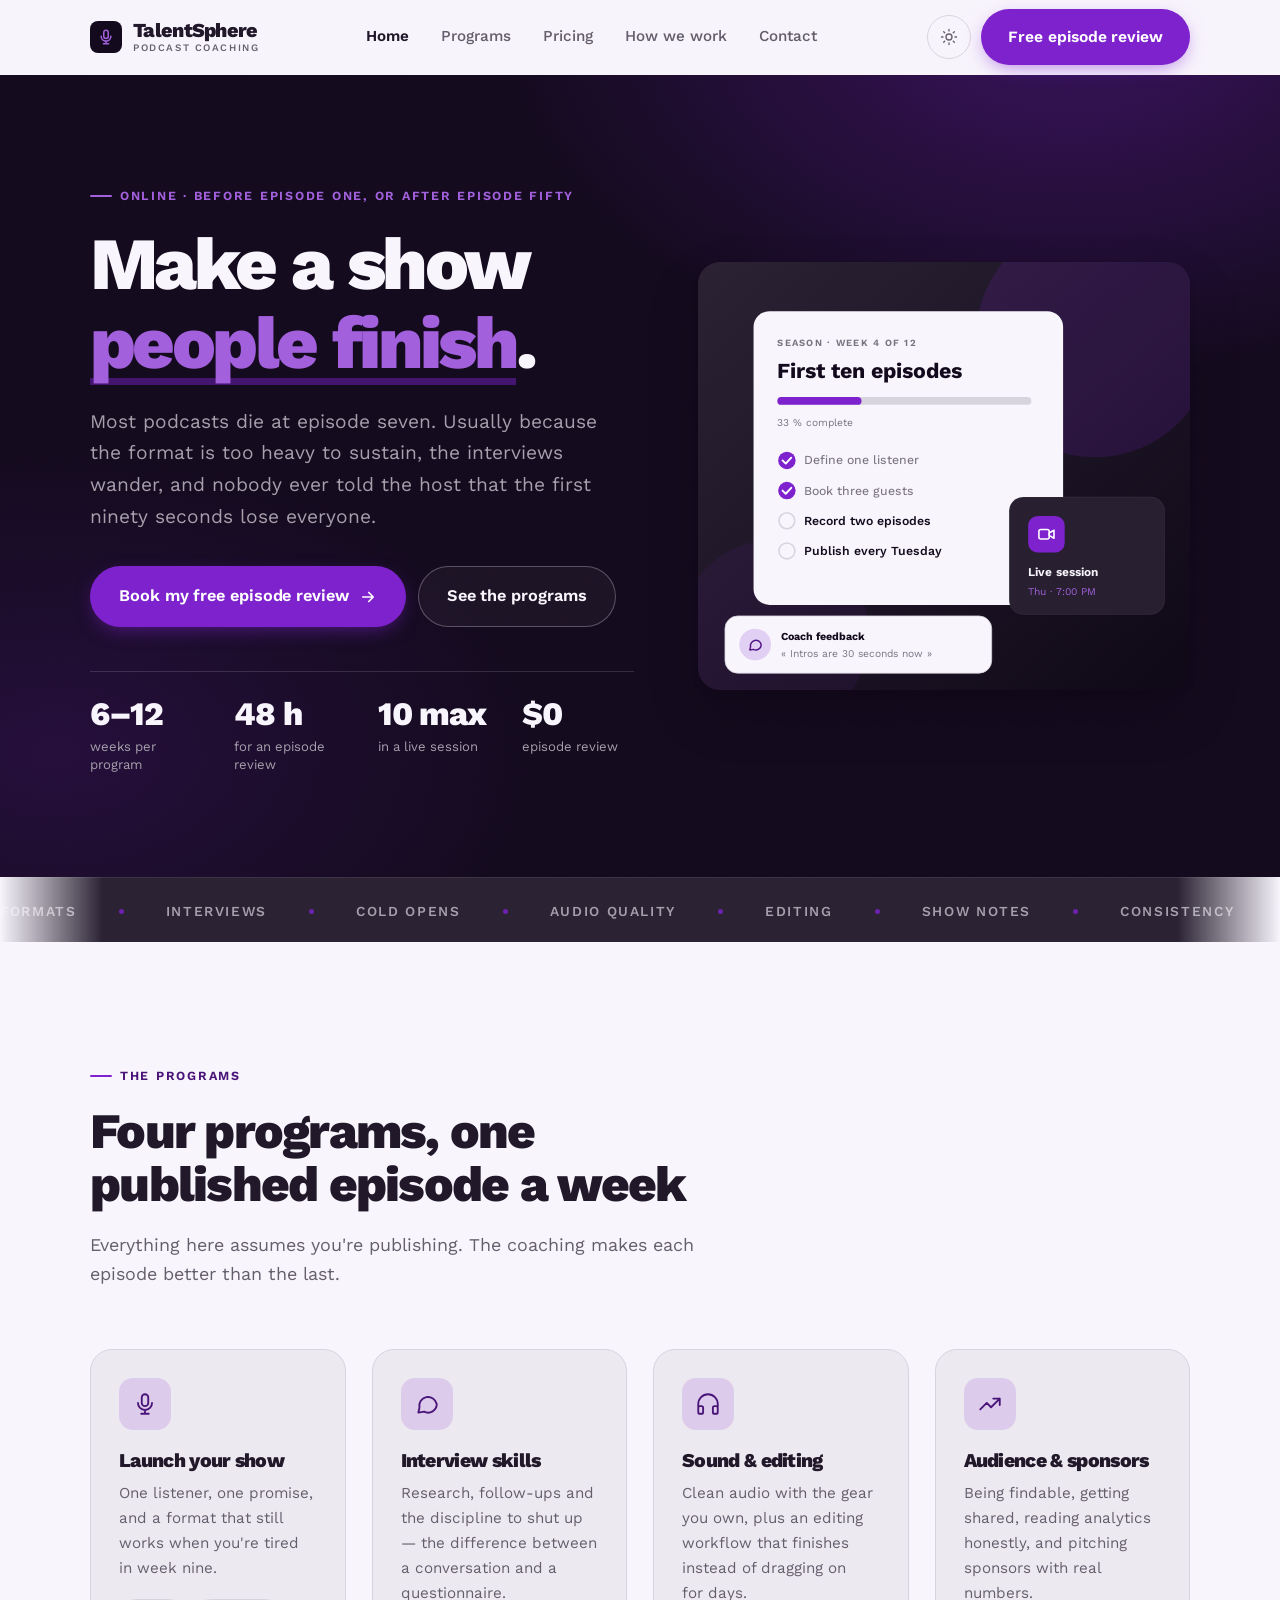
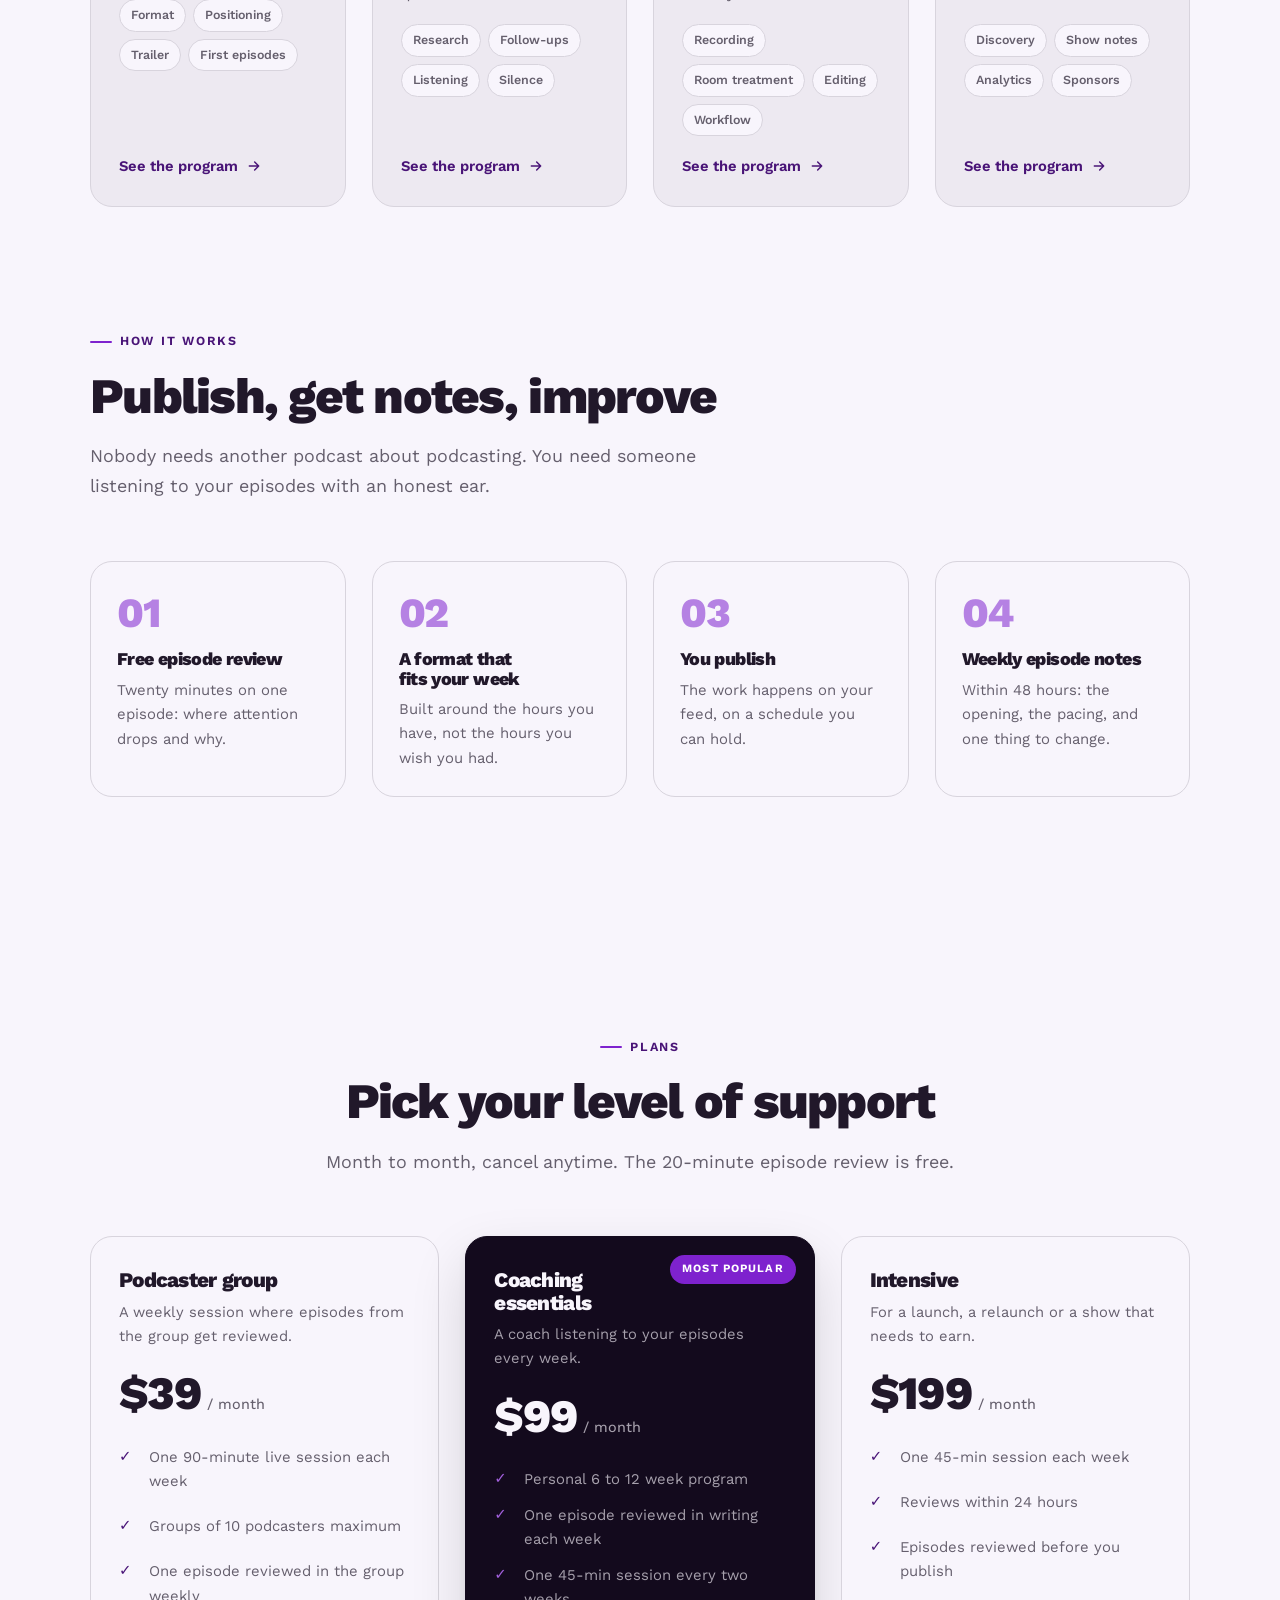
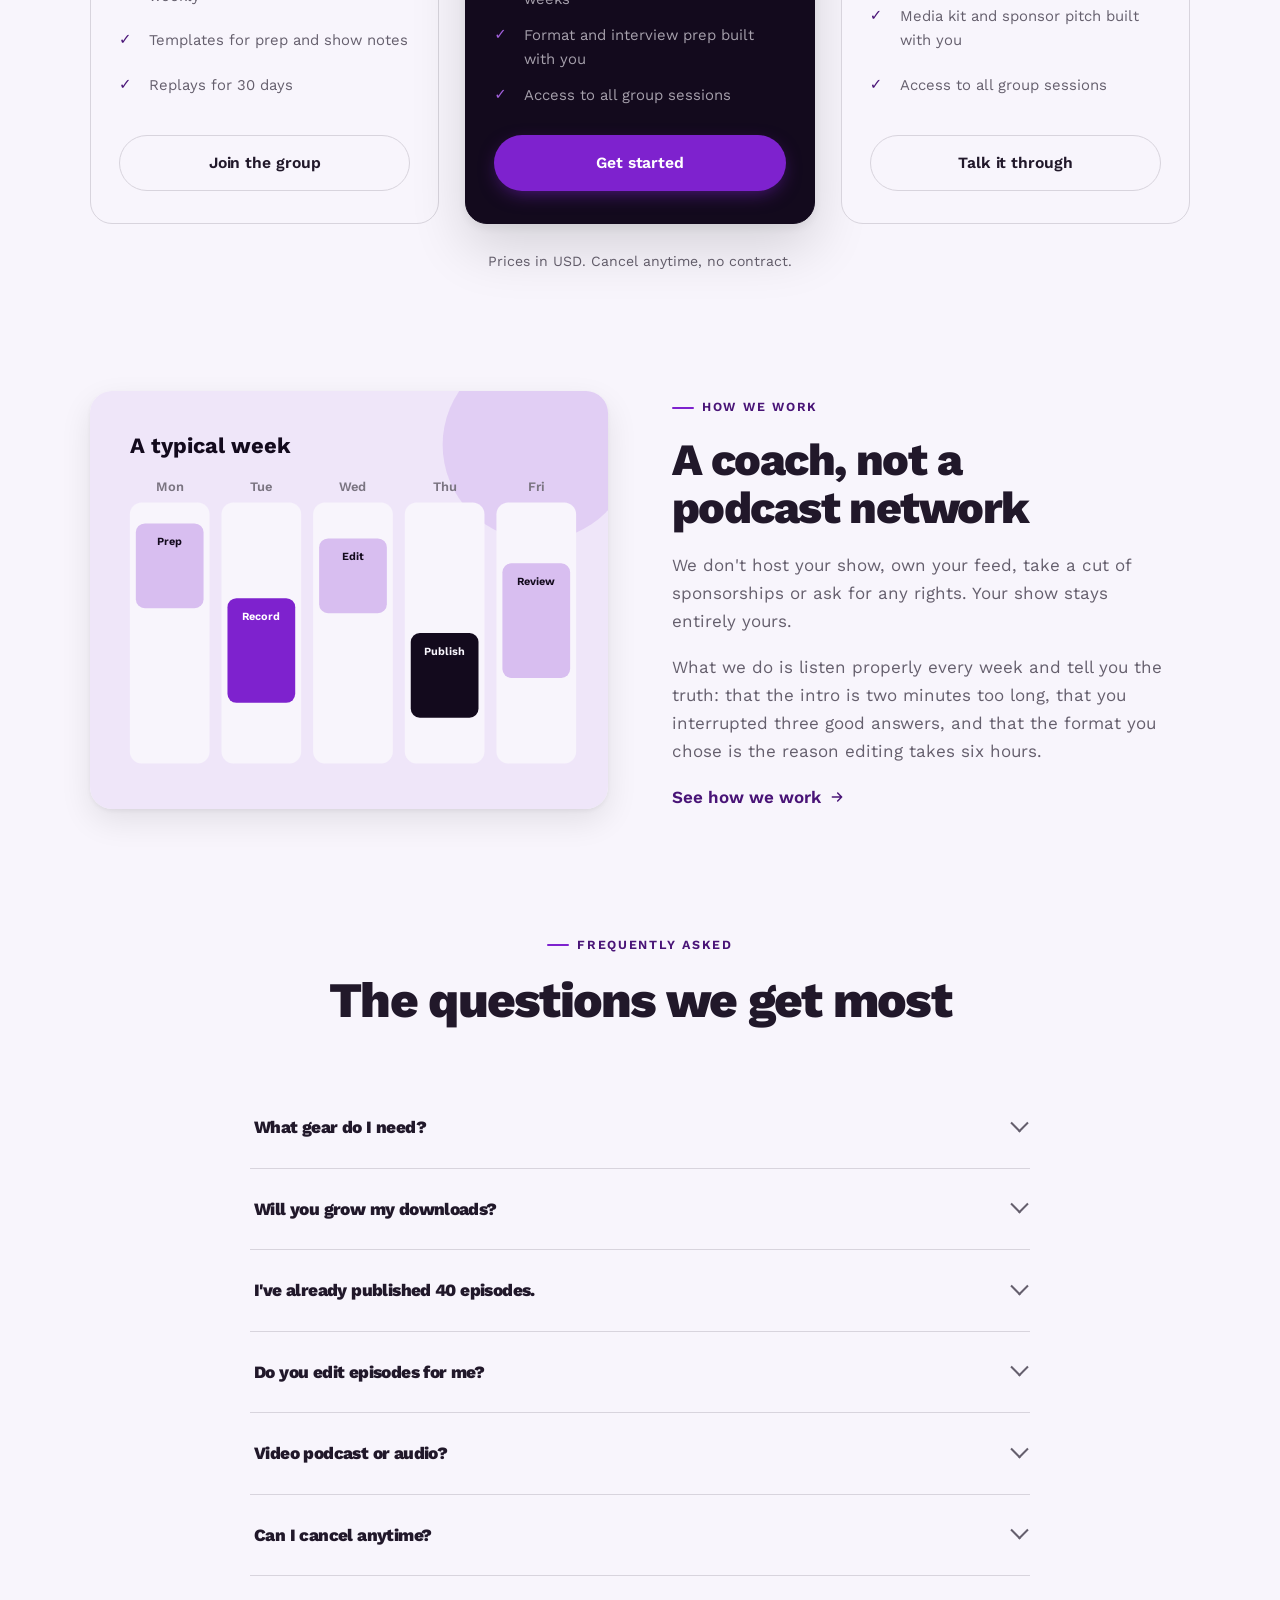
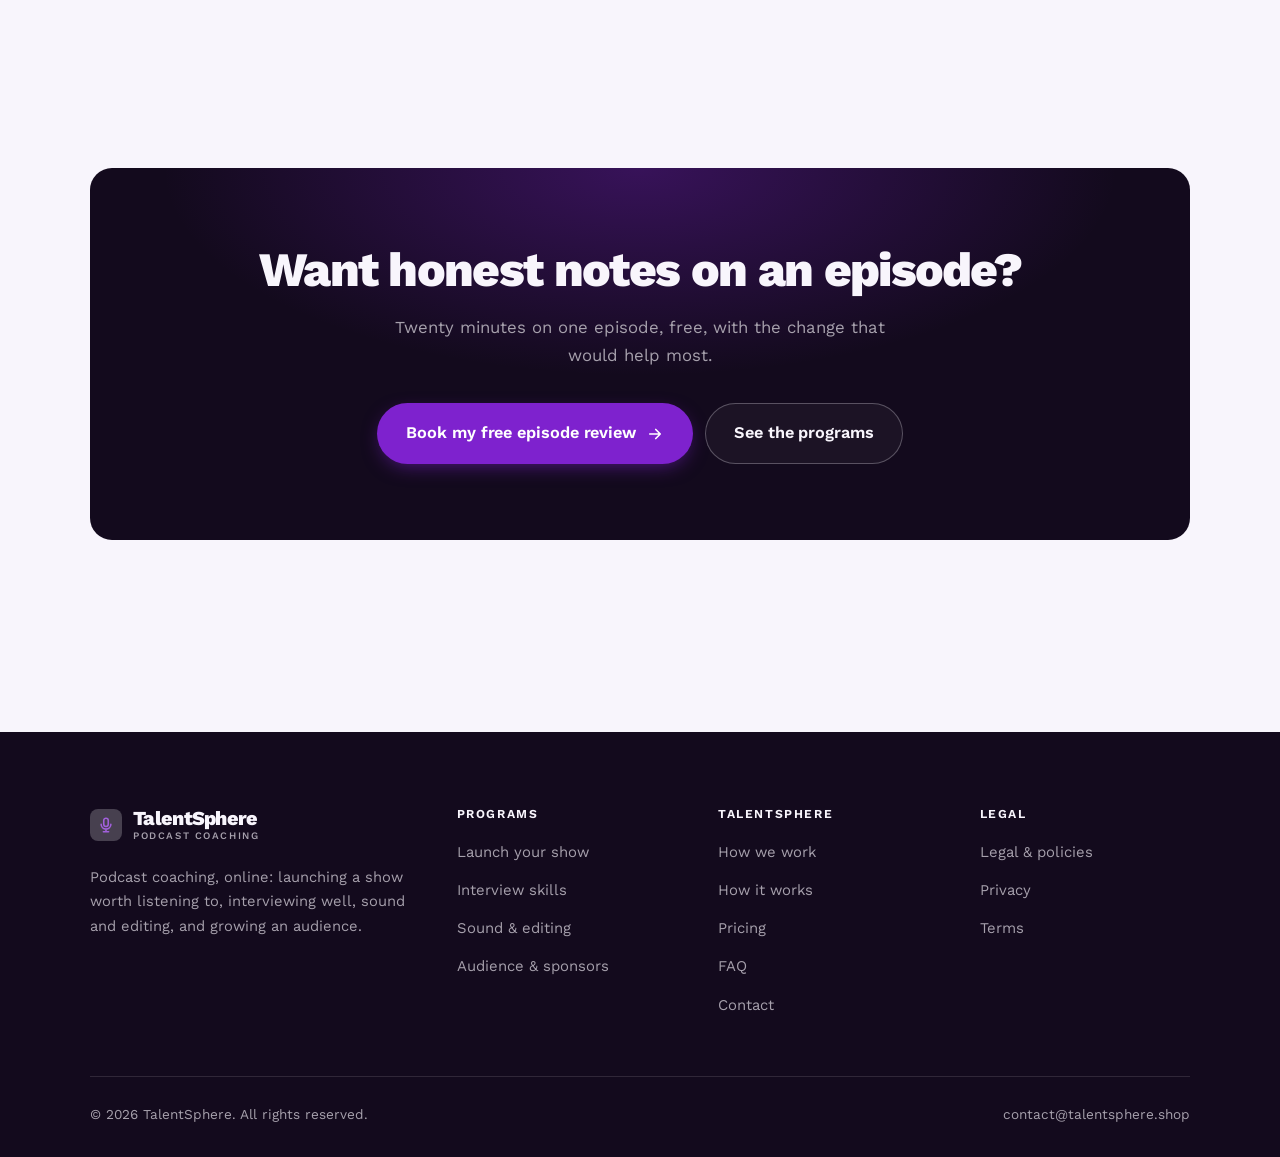
<file: index.html>
<!DOCTYPE html>
<html lang="en" class="no-js">
<head>
<meta charset="utf-8">
<meta name="viewport" content="width=device-width, initial-scale=1">
<title>TalentSphere — Podcast coaching: launch a show people finish</title>
<meta name="description" content="Online podcast coaching: launch properly, interview well, get clean audio, publish consistently and grow an audience. Episode reviews every week. Free review.">
<link rel="canonical" href="https://talentsphere.shop/">

<meta property="og:type" content="website">
<meta property="og:url" content="https://talentsphere.shop/">
<meta property="og:site_name" content="TalentSphere">
<meta property="og:locale" content="en_US">
<meta property="og:title" content="TalentSphere — Podcast coaching: launch a show people finish">
<meta property="og:description" content="Online podcast coaching: launch properly, interview well, get clean audio, publish consistently and grow an audience. Episode reviews every week. Free review.">
<meta name="theme-color" content="#130a1d">

<link rel="icon" href="assets/img/favicon.svg" type="image/svg+xml">
<link rel="preconnect" href="https://fonts.googleapis.com">
<link rel="preconnect" href="https://fonts.gstatic.com" crossorigin>
<link rel="stylesheet" href="https://fonts.googleapis.com/css2?family=Work+Sans:wght@400..800&display=swap">
<link rel="stylesheet" href="assets/css/style.css">

<!-- Thème appliqué avant le premier rendu (évite le flash) -->
<script>
document.documentElement.classList.remove('no-js');
(function(){try{var t=localStorage.getItem('site-theme');if(t){document.documentElement.setAttribute('data-theme',t);}}catch(e){}})();
</script>
<script type="application/ld+json">
{
  "@context": "https://schema.org",
  "@type": "Organization",
  "name": "TalentSphere",
  "url": "https://talentsphere.shop/",
  "email": "contact@talentsphere.shop",
  "description": "Online podcast coaching: launch properly, interview well, get clean audio, publish consistently and grow an audience. Episode reviews every week. Free review.",
  "areaServed": "US",
  "knowsLanguage": "en"
}
</script>
</head>

<body>
<a class="skip-link" href="#main">Skip to main content</a>

<header class="site-header">
  <nav class="wrap nav" aria-label="Main navigation">
    <a class="brand" href="index.html">
      <svg class="brand__mark" viewBox="0 0 64 64" aria-hidden="true">
        <rect class="bm-bg" width="64" height="64" rx="16"/>
        <g class="bm-ic" transform="translate(14 14) scale(1.5)" fill="none" stroke-width="2.1" stroke-linecap="round" stroke-linejoin="round"><rect x="9" y="3" width="6" height="11" rx="3"/><path d="M5.5 11a6.5 6.5 0 0 0 13 0M12 17.5V21M8.5 21h7"/></g>
      </svg>
      <span>TalentSphere<span class="brand__sub">Podcast coaching</span></span>
    </a>

    <ul class="nav__links" id="nav-links">
      <li><a href="index.html" aria-current="page">Home</a></li>
      <li><a href="programs.html">Programs</a></li>
      <li><a href="index.html#pricing">Pricing</a></li>
      <li><a href="about.html">How we work</a></li>
      <li><a href="contact.html">Contact</a></li>
      <li><a class="btn btn--primary" href="contact.html">Free episode review</a></li>
    </ul>

    <div class="nav__cta">
      <button class="theme-toggle" type="button" aria-label="Switch to dark theme">
        <svg class="icon-sun" viewBox="0 0 24 24" fill="none" stroke="currentColor" stroke-width="1.8" stroke-linecap="round" aria-hidden="true"><circle cx="12" cy="12" r="4"/><path d="M12 2v2m0 16v2M2 12h2m16 0h2M4.9 4.9l1.4 1.4m11.4 11.4 1.4 1.4M19.1 4.9l-1.4 1.4M6.3 17.7l-1.4 1.4"/></svg>
        <svg class="icon-moon" viewBox="0 0 24 24" fill="none" stroke="currentColor" stroke-width="1.8" stroke-linecap="round" stroke-linejoin="round" aria-hidden="true"><path d="M21 12.8A9 9 0 1 1 11.2 3a7 7 0 0 0 9.8 9.8z"/></svg>
      </button>
      <a class="btn btn--primary" href="contact.html">Free episode review</a>
      <button class="nav__toggle" type="button" aria-expanded="false" aria-controls="nav-links" aria-label="Open menu">
        <svg class="icon-open" viewBox="0 0 24 24" fill="none" stroke="currentColor" stroke-width="2" stroke-linecap="round" aria-hidden="true"><path d="M3 6h18M3 12h18M3 18h18"/></svg>
        <svg class="icon-close" viewBox="0 0 24 24" fill="none" stroke="currentColor" stroke-width="2" stroke-linecap="round" aria-hidden="true"><path d="M6 6l12 12M18 6L6 18"/></svg>
      </button>
    </div>
  </nav>
</header>

<main id="main">

<section class="hero">
  <div class="wrap hero__inner">
    <div>
      <span class="eyebrow hero__eyebrow">Online · Before episode one, or after episode fifty</span>
      <h1>Make a show<br> <em>people finish</em>.</h1>
      <p class="hero__lede">Most podcasts die at episode seven. Usually because the format is too heavy to sustain, the interviews wander, and nobody ever told the host that the first ninety seconds lose everyone.</p>

      <div class="hero__actions">
        <a class="btn btn--primary btn--lg" href="contact.html">Book my free episode review <svg viewBox="0 0 24 24" fill="none" stroke="currentColor" stroke-width="2.2" stroke-linecap="round" stroke-linejoin="round" aria-hidden="true"><path d="M5 12h14M13 6l6 6-6 6"/></svg></a>
        <a class="btn btn--on-dark btn--lg" href="programs.html">See the programs</a>
      </div>

      <ul class="hero__proof">
        <li><span class="stat__num">6–12</span><span class="stat__label">weeks per program</span></li>
        <li><span class="stat__num">48 h</span><span class="stat__label">for an episode review</span></li>
        <li><span class="stat__num">10 max</span><span class="stat__label">in a live session</span></li>
        <li><span class="stat__num">$0</span><span class="stat__label">episode review</span></li>
      </ul>
    </div>

    <div class="hero__art">
      <svg viewBox="0 0 620 540" role="img" aria-label="A podcast program in week 4 of 12, showing this week's tasks, the next live session and coach feedback.">
        <defs>
          <linearGradient id="hbg" x1="0" y1="0" x2="1" y2="1">
            <stop offset="0" stop-color="#2b2334"/><stop offset="1" stop-color="#0f0817"/>
          </linearGradient>
        </defs>
        <rect width="620" height="540" rx="22" fill="url(#hbg)"/>
        <circle cx="500" cy="96" r="150" fill="#7e22ce" opacity=".16"/>
        <circle cx="96" cy="470" r="120" fill="#7e22ce" opacity=".08"/>

        <g style="font-family: var(--font-body)">
          <!-- Carte programme -->
          <rect x="70" y="62" width="390" height="370" rx="20" fill="#f8f5fc"/>
          <text x="100" y="106" font-size="12" font-weight="650" letter-spacing="1.6" fill="#7a7481">SEASON · WEEK 4 OF 12</text>
          <text x="100" y="146" font-size="27" font-weight="700" fill="#130a1d" style="font-family: var(--font-display)">First ten episodes</text>
          <rect x="100" y="170" width="320" height="10" rx="5" fill="#d8d4dd"/>
          <rect x="100" y="170" width="106" height="10" rx="5" fill="#7e22ce"/>
          <text x="100" y="206" font-size="13" fill="#7a7481">33 % complete</text>
          <circle cx="112" cy="250" r="11" fill="#7e22ce"/><path d="M106.5 250l4 4 7-7.5" fill="none" stroke="#ffffff" stroke-width="2.4" stroke-linecap="round" stroke-linejoin="round"/><text x="134" y="255" font-size="15.5" fill="#7a7481" font-weight="450">Define one listener</text>
          <circle cx="112" cy="288" r="11" fill="#7e22ce"/><path d="M106.5 288l4 4 7-7.5" fill="none" stroke="#ffffff" stroke-width="2.4" stroke-linecap="round" stroke-linejoin="round"/><text x="134" y="293" font-size="15.5" fill="#7a7481" font-weight="450">Book three guests</text>
          <circle cx="112" cy="326" r="10" fill="none" stroke="#d8d4dd" stroke-width="2"/><text x="134" y="331" font-size="15.5" fill="#130a1d" font-weight="560">Record two episodes</text>
          <circle cx="112" cy="364" r="10" fill="none" stroke="#d8d4dd" stroke-width="2"/><text x="134" y="369" font-size="15.5" fill="#130a1d" font-weight="560">Publish every Tuesday</text>

          <!-- Carte séance -->
          <rect x="392" y="296" width="196" height="148" rx="18" fill="#282031" stroke="#ffffff" stroke-opacity=".08"/>
          <rect x="416" y="320" width="46" height="46" rx="12" fill="#7e22ce"/>
          <g transform="translate(427 331)" fill="none" stroke="#ffffff" color="#ffffff" stroke-width="2" stroke-linecap="round" stroke-linejoin="round"><rect x="2.5" y="6" width="13" height="12" rx="2.5"/><path d="M15.5 10.5 21.5 7v10l-6-3.5z"/></g>
          <text x="416" y="396" font-size="15" font-weight="650" fill="#f8f5fc">Live session</text>
          <text x="416" y="420" font-size="13" fill="#a260dc">Thu · 7:00 PM</text>

          <!-- Retour du coach -->
          <rect x="34" y="446" width="336" height="72" rx="16" fill="#f8f5fc" stroke="#d8d4dd"/>
          <circle cx="72" cy="482" r="20" fill="#e2cff4"/>
          <g transform="translate(62 472) scale(.84)" fill="none" stroke="#521686" stroke-width="2.2" stroke-linecap="round" stroke-linejoin="round"><path d="M21 12a8 8 0 0 1-11.6 7.1L4 20l1-4.6A8 8 0 1 1 21 12z"/></g>
          <text x="104" y="476" font-size="13.5" font-weight="700" fill="#130a1d">Coach feedback</text>
          <text x="104" y="498" font-size="13" fill="#7a7481">« Intros are 30 seconds now »</text>
        </g>
      </svg>
    </div>
  </div>
</section>

<div class="marquee" aria-hidden="true">
  <div class="marquee__track"><span>Formats</span><span>Interviews</span><span>Cold opens</span><span>Audio quality</span><span>Editing</span><span>Show notes</span><span>Consistency</span><span>Guests</span><span>Sponsors</span><span>Analytics</span><span>Formats</span><span>Interviews</span><span>Cold opens</span><span>Audio quality</span><span>Editing</span><span>Show notes</span><span>Consistency</span><span>Guests</span><span>Sponsors</span><span>Analytics</span></div>
</div>

<section class="section wrap" id="programs">
  <div class="section-head reveal">
    <span class="eyebrow">The programs</span>
    <h2>Four programs, one published episode a week</h2>
    <p>Everything here assumes you're publishing. The coaching makes each episode better than the last.</p>
  </div>
  <div class="grid grid--4 reveal-group">
    <a class="card" href="programs.html#launch">
      <div class="card__icon"><svg viewBox="0 0 24 24" fill="none" stroke="currentColor" stroke-width="1.7" stroke-linecap="round" stroke-linejoin="round" aria-hidden="true"><rect x="9" y="3" width="6" height="11" rx="3"/><path d="M5.5 11a6.5 6.5 0 0 0 13 0M12 17.5V21M8.5 21h7"/></svg></div>
      <h3>Launch your show</h3>
      <p>One listener, one promise, and a format that still works when you're tired in week nine.</p>
      <ul class="tags"><li>Format</li><li>Positioning</li><li>Trailer</li><li>First episodes</li></ul>
      <span class="arrow-link">See the program <svg viewBox="0 0 24 24" fill="none" stroke="currentColor" stroke-width="2.2" stroke-linecap="round" stroke-linejoin="round" aria-hidden="true"><path d="M5 12h14M13 6l6 6-6 6"/></svg></span>
    </a>
    <a class="card" href="programs.html#interviews">
      <div class="card__icon"><svg viewBox="0 0 24 24" fill="none" stroke="currentColor" stroke-width="1.7" stroke-linecap="round" stroke-linejoin="round" aria-hidden="true"><path d="M21 12a8 8 0 0 1-11.6 7.1L4 20l1-4.6A8 8 0 1 1 21 12z"/></svg></div>
      <h3>Interview skills</h3>
      <p>Research, follow-ups and the discipline to shut up — the difference between a conversation and a questionnaire.</p>
      <ul class="tags"><li>Research</li><li>Follow-ups</li><li>Listening</li><li>Silence</li></ul>
      <span class="arrow-link">See the program <svg viewBox="0 0 24 24" fill="none" stroke="currentColor" stroke-width="2.2" stroke-linecap="round" stroke-linejoin="round" aria-hidden="true"><path d="M5 12h14M13 6l6 6-6 6"/></svg></span>
    </a>
    <a class="card" href="programs.html#audio">
      <div class="card__icon"><svg viewBox="0 0 24 24" fill="none" stroke="currentColor" stroke-width="1.7" stroke-linecap="round" stroke-linejoin="round" aria-hidden="true"><path d="M3 14v-2a9 9 0 0 1 18 0v2"/><rect x="3" y="14" width="4.5" height="7" rx="1.5"/><rect x="16.5" y="14" width="4.5" height="7" rx="1.5"/></svg></div>
      <h3>Sound &amp; editing</h3>
      <p>Clean audio with the gear you own, plus an editing workflow that finishes instead of dragging on for days.</p>
      <ul class="tags"><li>Recording</li><li>Room treatment</li><li>Editing</li><li>Workflow</li></ul>
      <span class="arrow-link">See the program <svg viewBox="0 0 24 24" fill="none" stroke="currentColor" stroke-width="2.2" stroke-linecap="round" stroke-linejoin="round" aria-hidden="true"><path d="M5 12h14M13 6l6 6-6 6"/></svg></span>
    </a>
    <a class="card" href="programs.html#growth">
      <div class="card__icon"><svg viewBox="0 0 24 24" fill="none" stroke="currentColor" stroke-width="1.7" stroke-linecap="round" stroke-linejoin="round" aria-hidden="true"><path d="M3 17l6-6 4 4 8-8M15 7h6v6"/></svg></div>
      <h3>Audience &amp; sponsors</h3>
      <p>Being findable, getting shared, reading analytics honestly, and pitching sponsors with real numbers.</p>
      <ul class="tags"><li>Discovery</li><li>Show notes</li><li>Analytics</li><li>Sponsors</li></ul>
      <span class="arrow-link">See the program <svg viewBox="0 0 24 24" fill="none" stroke="currentColor" stroke-width="2.2" stroke-linecap="round" stroke-linejoin="round" aria-hidden="true"><path d="M5 12h14M13 6l6 6-6 6"/></svg></span>
    </a>
  </div>
</section>

<section class="section section--flush wrap" id="how-it-works">
  <div class="section-head reveal">
    <span class="eyebrow">How it works</span>
    <h2>Publish, get notes, improve</h2>
    <p>Nobody needs another podcast about podcasting. You need someone listening to your episodes with an honest ear.</p>
  </div>
  <div class="grid grid--4 steps reveal-group">
    <article class="step">
      <h3>Free episode review</h3>
      <p>Twenty minutes on one episode: where attention drops and why.</p>
    </article>
    <article class="step">
      <h3>A format that fits your week</h3>
      <p>Built around the hours you have, not the hours you wish you had.</p>
    </article>
    <article class="step">
      <h3>You publish</h3>
      <p>The work happens on your feed, on a schedule you can hold.</p>
    </article>
    <article class="step">
      <h3>Weekly episode notes</h3>
      <p>Within 48 hours: the opening, the pacing, and one thing to change.</p>
    </article>
  </div>
</section>

<section class="section wrap" id="pricing">
  <div class="section-head section-head--center reveal">
    <span class="eyebrow">Plans</span>
    <h2>Pick your level of support</h2>
    <p>Month to month, cancel anytime. The 20-minute episode review is free.</p>
  </div>
  <div class="grid grid--3 plans reveal-group">
    <article class="plan">
      
      <h3>Podcaster group</h3>
      <p class="plan__desc">A weekly session where episodes from the group get reviewed.</p>
      <p class="plan__price">$39<span class="plan__period">/ month</span></p>
      <ul class="plan__features">
        <li>One 90-minute live session each week</li>
        <li>Groups of 10 podcasters maximum</li>
        <li>One episode reviewed in the group weekly</li>
        <li>Templates for prep and show notes</li>
        <li>Replays for 30 days</li>
      </ul>
      <a class="btn btn--ghost btn--block" href="contact.html">Join the group</a>
    </article>
    <article class="plan plan--featured">
      <span class="plan__tag">Most popular</span>
      <h3>Coaching essentials</h3>
      <p class="plan__desc">A coach listening to your episodes every week.</p>
      <p class="plan__price">$99<span class="plan__period">/ month</span></p>
      <ul class="plan__features">
        <li>Personal 6 to 12 week program</li>
        <li>One episode reviewed in writing each week</li>
        <li>One 45-min session every two weeks</li>
        <li>Format and interview prep built with you</li>
        <li>Access to all group sessions</li>
      </ul>
      <a class="btn btn--primary btn--block" href="contact.html">Get started</a>
    </article>
    <article class="plan">
      
      <h3>Intensive</h3>
      <p class="plan__desc">For a launch, a relaunch or a show that needs to earn.</p>
      <p class="plan__price">$199<span class="plan__period">/ month</span></p>
      <ul class="plan__features">
        <li>One 45-min session each week</li>
        <li>Reviews within 24 hours</li>
        <li>Episodes reviewed before you publish</li>
        <li>Media kit and sponsor pitch built with you</li>
        <li>Access to all group sessions</li>
      </ul>
      <a class="btn btn--ghost btn--block" href="contact.html">Talk it through</a>
    </article>
  </div>
  <p class="plans-note">Prices in USD. Cancel anytime, no contract.</p>
</section>

<section class="section section--flush wrap">
  <div class="split reveal">
    <div class="split__art">
      <svg viewBox="0 0 520 420" role="img" aria-label="Example of a typical week: Prep, Record, Edit, Publish, Review.">
        <rect width="520" height="420" rx="20" fill="#efe6f9"/>
        <circle cx="450" cy="54" r="96" fill="#7e22ce" opacity=".12"/>
        <g style="font-family: var(--font-body)">
        <text x="40" y="62" font-size="22" font-weight="700" fill="#130a1d" style="font-family: var(--font-display)">A typical week</text>
        <text x="80" y="100" text-anchor="middle" font-size="13" font-weight="600" fill="#7a7481">Mon</text>
        <rect x="40" y="112" width="80" height="262" rx="12" fill="#f8f5fc"/>
        <rect x="46" y="133" width="68" height="85" rx="9" fill="#d8bef0"/>
        <text x="80" y="155" text-anchor="middle" font-size="11" font-weight="650" fill="#130a1d">Prep</text>
        <text x="172" y="100" text-anchor="middle" font-size="13" font-weight="600" fill="#7a7481">Tue</text>
        <rect x="132" y="112" width="80" height="262" rx="12" fill="#f8f5fc"/>
        <rect x="138" y="208" width="68" height="105" rx="9" fill="#7e22ce"/>
        <text x="172" y="230" text-anchor="middle" font-size="11" font-weight="650" fill="#ffffff">Record</text>
        <text x="264" y="100" text-anchor="middle" font-size="13" font-weight="600" fill="#7a7481">Wed</text>
        <rect x="224" y="112" width="80" height="262" rx="12" fill="#f8f5fc"/>
        <rect x="230" y="148" width="68" height="75" rx="9" fill="#d8bef0"/>
        <text x="264" y="170" text-anchor="middle" font-size="11" font-weight="650" fill="#130a1d">Edit</text>
        <text x="356" y="100" text-anchor="middle" font-size="13" font-weight="600" fill="#7a7481">Thu</text>
        <rect x="316" y="112" width="80" height="262" rx="12" fill="#f8f5fc"/>
        <rect x="322" y="243" width="68" height="85" rx="9" fill="#130a1d"/>
        <text x="356" y="265" text-anchor="middle" font-size="11" font-weight="650" fill="#f8f5fc">Publish</text>
        <text x="448" y="100" text-anchor="middle" font-size="13" font-weight="600" fill="#7a7481">Fri</text>
        <rect x="408" y="112" width="80" height="262" rx="12" fill="#f8f5fc"/>
        <rect x="414" y="173" width="68" height="115" rx="9" fill="#d8bef0"/>
        <text x="448" y="195" text-anchor="middle" font-size="11" font-weight="650" fill="#130a1d">Review</text>
        </g>
      </svg>
    </div>
    <div>
      <span class="eyebrow">How we work</span>
      <h2>A coach, not a podcast network</h2>
      <p>We don't host your show, own your feed, take a cut of sponsorships or ask for any rights. Your show stays entirely yours.</p>
      <p>What we do is listen properly every week and tell you the truth: that the intro is two minutes too long, that you interrupted three good answers, and that the format you chose is the reason editing takes six hours.</p>
      <p><a class="arrow-link" href="about.html">See how we work <svg viewBox="0 0 24 24" fill="none" stroke="currentColor" stroke-width="2.2" stroke-linecap="round" stroke-linejoin="round" aria-hidden="true"><path d="M5 12h14M13 6l6 6-6 6"/></svg></a></p>
    </div>
  </div>
</section>

<section class="section section--flush wrap" id="faq">
  <div class="section-head section-head--center reveal">
    <span class="eyebrow">Frequently asked</span>
    <h2>The questions we get most</h2>
  </div>
  <div class="faq reveal">
    <details>
      <summary>What gear do I need?</summary>
      <p>A USB microphone in the $70–150 range and a quiet-ish room. We'll help you get the most from what you own before suggesting anything else, and we sell nothing.</p>
    </details>
    <details>
      <summary>Will you grow my downloads?</summary>
      <p>We'll make the show better and more findable. Nobody can promise downloads, and podcast growth is genuinely slow — we'll be honest about that.</p>
    </details>
    <details>
      <summary>I've already published 40 episodes.</summary>
      <p>Good — there's material to work with. Established shows usually get the fastest gains from format tightening and better openings.</p>
    </details>
    <details>
      <summary>Do you edit episodes for me?</summary>
      <p>No, this is coaching. We teach a workflow and review the result. If you want editing done for you, hire an editor — we can tell you what to look for.</p>
    </details>
    <details>
      <summary>Video podcast or audio?</summary>
      <p>Both work. The interview and format skills are identical; we'll adjust the production advice to whichever you're doing.</p>
    </details>
    <details>
      <summary>Can I cancel anytime?</summary>
      <p>Yes. No contract, no minimum term. Access stays open until the end of the month you already paid for.</p>
    </details>
  </div>
</section>

<section class="wrap section--tight">
  <div class="cta-band reveal">
    <h2>Want honest notes on an episode?</h2>
    <p>Twenty minutes on one episode, free, with the change that would help most.</p>
    <div class="hero__actions">
      <a class="btn btn--primary btn--lg" href="contact.html">Book my free episode review <svg viewBox="0 0 24 24" fill="none" stroke="currentColor" stroke-width="2.2" stroke-linecap="round" stroke-linejoin="round" aria-hidden="true"><path d="M5 12h14M13 6l6 6-6 6"/></svg></a>
      <a class="btn btn--on-dark btn--lg" href="programs.html">See the programs</a>
    </div>
  </div>
</section>

</main>

<footer class="site-footer">
  <div class="wrap">
    <div class="footer__grid">
      <div class="footer__brand">
        <a class="brand" href="index.html">
          <svg class="brand__mark" viewBox="0 0 64 64" aria-hidden="true">
        <rect class="bm-bg" width="64" height="64" rx="16"/>
        <g class="bm-ic" transform="translate(14 14) scale(1.5)" fill="none" stroke-width="2.1" stroke-linecap="round" stroke-linejoin="round"><rect x="9" y="3" width="6" height="11" rx="3"/><path d="M5.5 11a6.5 6.5 0 0 0 13 0M12 17.5V21M8.5 21h7"/></g>
      </svg>
          <span>TalentSphere<span class="brand__sub">Podcast coaching</span></span>
        </a>
        <p>Podcast coaching, online: launching a show worth listening to, interviewing well, sound and editing, and growing an audience.</p>
      </div>

      <div class="footer__col">
        <h4>Programs</h4>
        <ul>
          <li><a href="programs.html#launch">Launch your show</a></li>
          <li><a href="programs.html#interviews">Interview skills</a></li>
          <li><a href="programs.html#audio">Sound &amp; editing</a></li>
          <li><a href="programs.html#growth">Audience &amp; sponsors</a></li>
        </ul>
      </div>

      <div class="footer__col">
        <h4>TalentSphere</h4>
        <ul>
          <li><a href="about.html">How we work</a></li>
          <li><a href="index.html#how-it-works">How it works</a></li>
          <li><a href="index.html#pricing">Pricing</a></li>
          <li><a href="index.html#faq">FAQ</a></li>
          <li><a href="contact.html">Contact</a></li>
        </ul>
      </div>

      <div class="footer__col">
        <h4>Legal</h4>
        <ul>
          <li><a href="legal.html">Legal &amp; policies</a></li>
          <li><a href="legal.html#privacy">Privacy</a></li>
          <li><a href="legal.html#terms">Terms</a></li>
        </ul>
      </div>
    </div>

    <div class="footer__bottom">
      <p>© <span data-year>2026</span> TalentSphere. All rights reserved.</p>
      <p><a href="mailto:contact@talentsphere.shop">contact@talentsphere.shop</a></p>
    </div>
  </div>
</footer>

<script src="assets/js/main.js" defer></script>
</body>
</html>
</file>
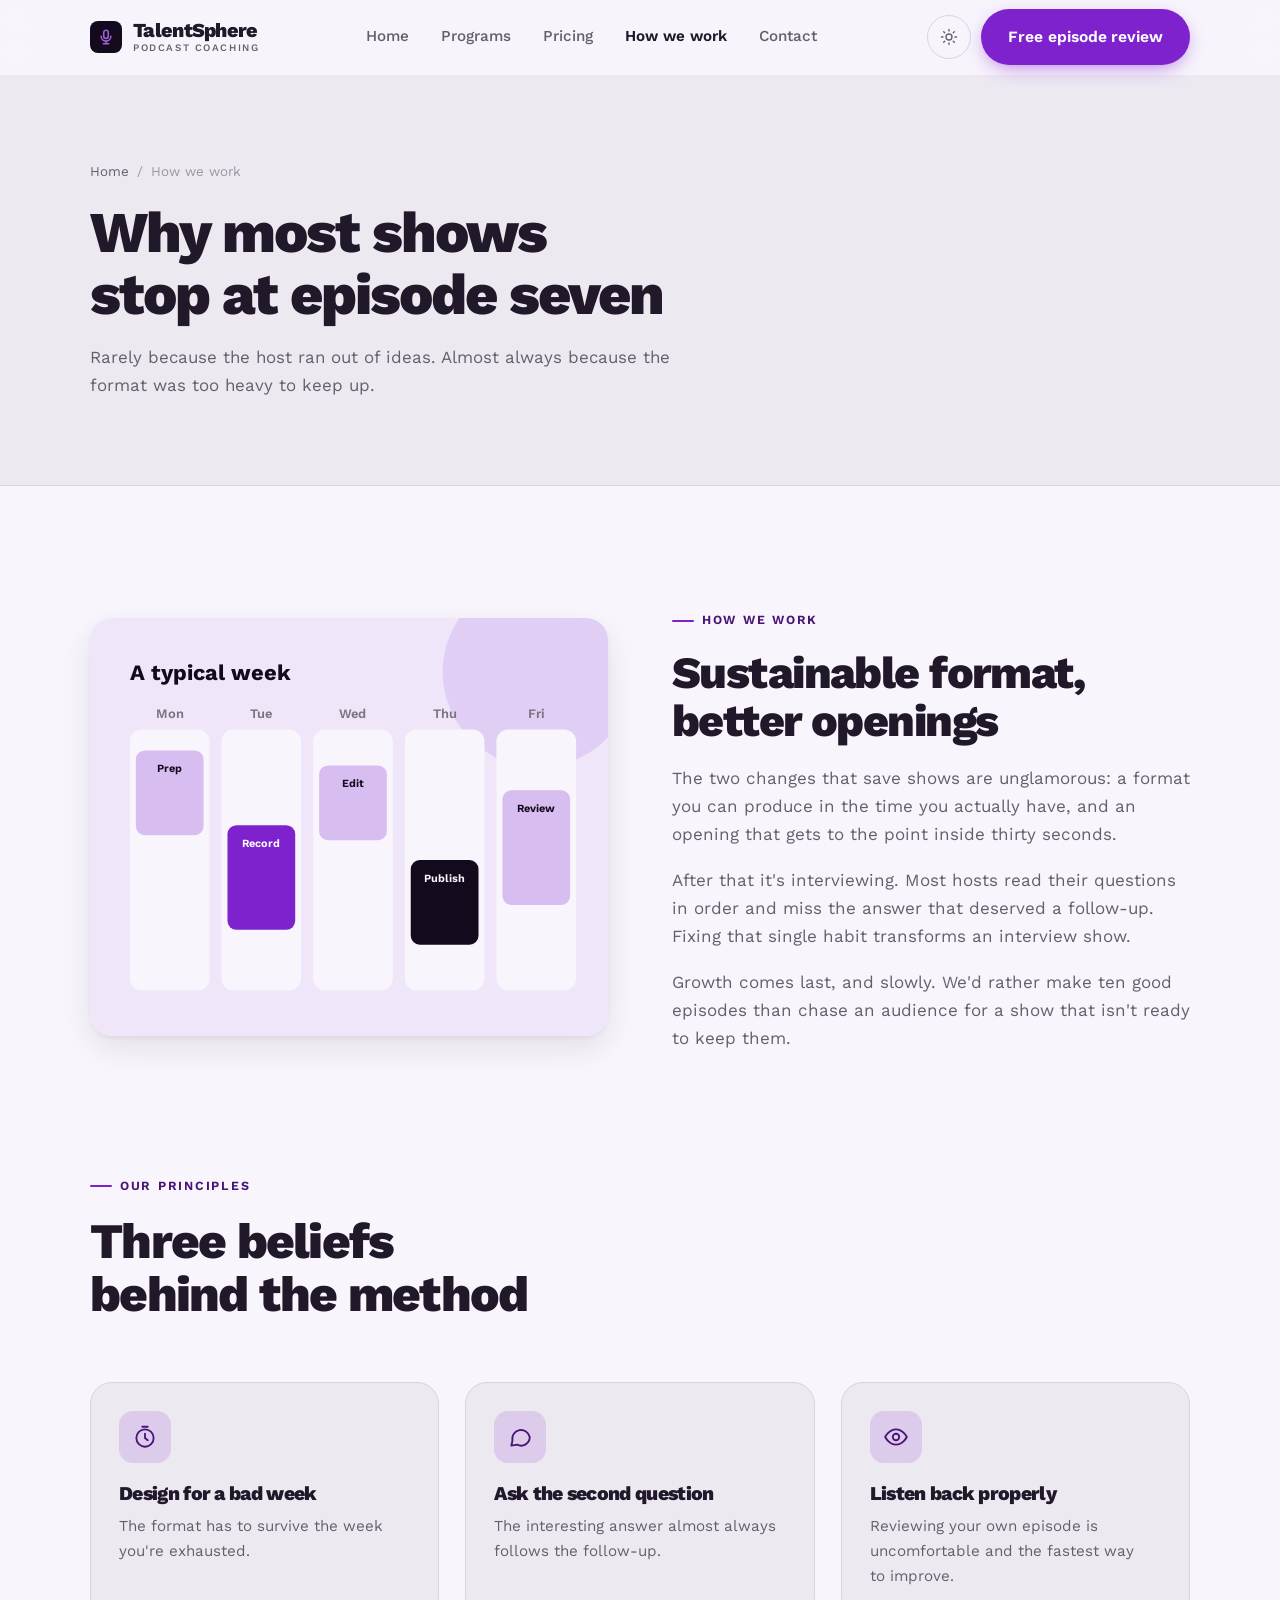
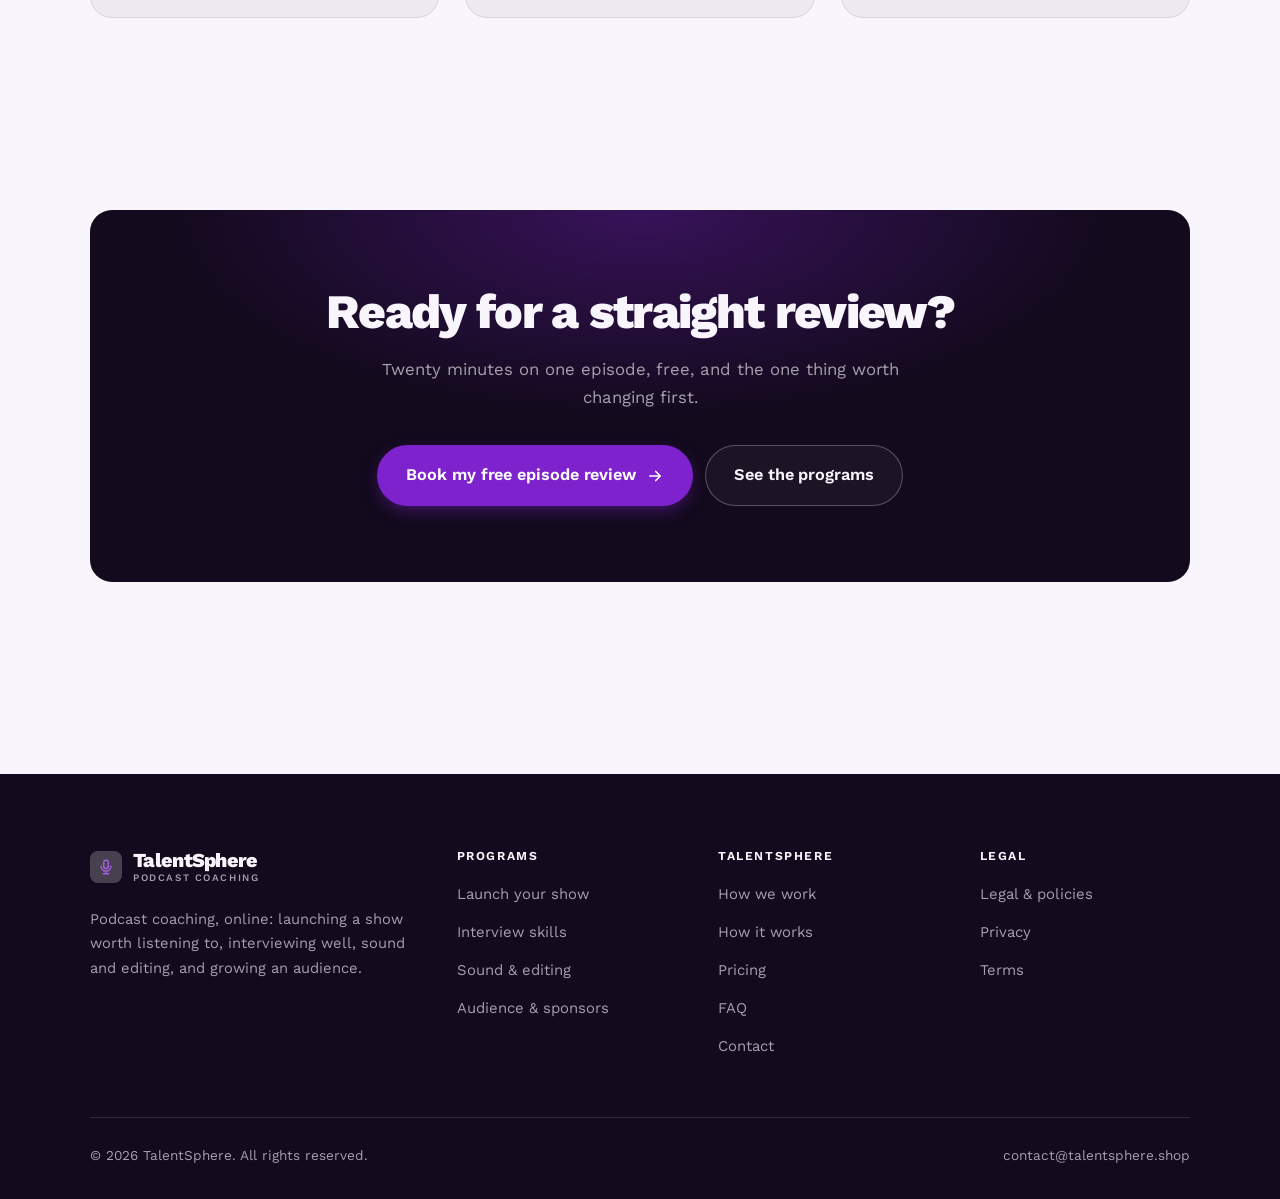
<file: about.html>
<!DOCTYPE html>
<html lang="en" class="no-js">
<head>
<meta charset="utf-8">
<meta name="viewport" content="width=device-width, initial-scale=1">
<title>How we work — TalentSphere</title>
<meta name="description" content="Why podcast coaching beats another course about podcasting, and the principles behind TalentSphere.">
<link rel="canonical" href="https://talentsphere.shop/about.html">

<meta property="og:type" content="website">
<meta property="og:url" content="https://talentsphere.shop/about.html">
<meta property="og:site_name" content="TalentSphere">
<meta property="og:locale" content="en_US">
<meta property="og:title" content="How we work — TalentSphere">
<meta property="og:description" content="Why podcast coaching beats another course about podcasting, and the principles behind TalentSphere.">
<meta name="theme-color" content="#130a1d">

<link rel="icon" href="assets/img/favicon.svg" type="image/svg+xml">
<link rel="preconnect" href="https://fonts.googleapis.com">
<link rel="preconnect" href="https://fonts.gstatic.com" crossorigin>
<link rel="stylesheet" href="https://fonts.googleapis.com/css2?family=Work+Sans:wght@400..800&display=swap">
<link rel="stylesheet" href="assets/css/style.css">

<!-- Thème appliqué avant le premier rendu (évite le flash) -->
<script>
document.documentElement.classList.remove('no-js');
(function(){try{var t=localStorage.getItem('site-theme');if(t){document.documentElement.setAttribute('data-theme',t);}}catch(e){}})();
</script>
</head>

<body>
<a class="skip-link" href="#main">Skip to main content</a>

<header class="site-header">
  <nav class="wrap nav" aria-label="Main navigation">
    <a class="brand" href="index.html">
      <svg class="brand__mark" viewBox="0 0 64 64" aria-hidden="true">
        <rect class="bm-bg" width="64" height="64" rx="16"/>
        <g class="bm-ic" transform="translate(14 14) scale(1.5)" fill="none" stroke-width="2.1" stroke-linecap="round" stroke-linejoin="round"><rect x="9" y="3" width="6" height="11" rx="3"/><path d="M5.5 11a6.5 6.5 0 0 0 13 0M12 17.5V21M8.5 21h7"/></g>
      </svg>
      <span>TalentSphere<span class="brand__sub">Podcast coaching</span></span>
    </a>

    <ul class="nav__links" id="nav-links">
      <li><a href="index.html">Home</a></li>
      <li><a href="programs.html">Programs</a></li>
      <li><a href="index.html#pricing">Pricing</a></li>
      <li><a href="about.html" aria-current="page">How we work</a></li>
      <li><a href="contact.html">Contact</a></li>
      <li><a class="btn btn--primary" href="contact.html">Free episode review</a></li>
    </ul>

    <div class="nav__cta">
      <button class="theme-toggle" type="button" aria-label="Switch to dark theme">
        <svg class="icon-sun" viewBox="0 0 24 24" fill="none" stroke="currentColor" stroke-width="1.8" stroke-linecap="round" aria-hidden="true"><circle cx="12" cy="12" r="4"/><path d="M12 2v2m0 16v2M2 12h2m16 0h2M4.9 4.9l1.4 1.4m11.4 11.4 1.4 1.4M19.1 4.9l-1.4 1.4M6.3 17.7l-1.4 1.4"/></svg>
        <svg class="icon-moon" viewBox="0 0 24 24" fill="none" stroke="currentColor" stroke-width="1.8" stroke-linecap="round" stroke-linejoin="round" aria-hidden="true"><path d="M21 12.8A9 9 0 1 1 11.2 3a7 7 0 0 0 9.8 9.8z"/></svg>
      </button>
      <a class="btn btn--primary" href="contact.html">Free episode review</a>
      <button class="nav__toggle" type="button" aria-expanded="false" aria-controls="nav-links" aria-label="Open menu">
        <svg class="icon-open" viewBox="0 0 24 24" fill="none" stroke="currentColor" stroke-width="2" stroke-linecap="round" aria-hidden="true"><path d="M3 6h18M3 12h18M3 18h18"/></svg>
        <svg class="icon-close" viewBox="0 0 24 24" fill="none" stroke="currentColor" stroke-width="2" stroke-linecap="round" aria-hidden="true"><path d="M6 6l12 12M18 6L6 18"/></svg>
      </button>
    </div>
  </nav>
</header>

<main id="main">

<section class="page-head">
  <div class="wrap">
    <nav class="breadcrumb" aria-label="Breadcrumb">
      <a href="index.html">Home</a><span>/</span><span aria-current="page">How we work</span>
    </nav>
    <h1>Why most shows stop at episode seven</h1>
    <p>Rarely because the host ran out of ideas. Almost always because the format was too heavy to keep up.</p>
  </div>
</section>

<section class="section wrap">
  <div class="split reveal">
    <div class="split__art">
      <svg viewBox="0 0 520 420" role="img" aria-label="Example of a typical week: Prep, Record, Edit, Publish, Review.">
        <rect width="520" height="420" rx="20" fill="#efe6f9"/>
        <circle cx="450" cy="54" r="96" fill="#7e22ce" opacity=".12"/>
        <g style="font-family: var(--font-body)">
        <text x="40" y="62" font-size="22" font-weight="700" fill="#130a1d" style="font-family: var(--font-display)">A typical week</text>
        <text x="80" y="100" text-anchor="middle" font-size="13" font-weight="600" fill="#7a7481">Mon</text>
        <rect x="40" y="112" width="80" height="262" rx="12" fill="#f8f5fc"/>
        <rect x="46" y="133" width="68" height="85" rx="9" fill="#d8bef0"/>
        <text x="80" y="155" text-anchor="middle" font-size="11" font-weight="650" fill="#130a1d">Prep</text>
        <text x="172" y="100" text-anchor="middle" font-size="13" font-weight="600" fill="#7a7481">Tue</text>
        <rect x="132" y="112" width="80" height="262" rx="12" fill="#f8f5fc"/>
        <rect x="138" y="208" width="68" height="105" rx="9" fill="#7e22ce"/>
        <text x="172" y="230" text-anchor="middle" font-size="11" font-weight="650" fill="#ffffff">Record</text>
        <text x="264" y="100" text-anchor="middle" font-size="13" font-weight="600" fill="#7a7481">Wed</text>
        <rect x="224" y="112" width="80" height="262" rx="12" fill="#f8f5fc"/>
        <rect x="230" y="148" width="68" height="75" rx="9" fill="#d8bef0"/>
        <text x="264" y="170" text-anchor="middle" font-size="11" font-weight="650" fill="#130a1d">Edit</text>
        <text x="356" y="100" text-anchor="middle" font-size="13" font-weight="600" fill="#7a7481">Thu</text>
        <rect x="316" y="112" width="80" height="262" rx="12" fill="#f8f5fc"/>
        <rect x="322" y="243" width="68" height="85" rx="9" fill="#130a1d"/>
        <text x="356" y="265" text-anchor="middle" font-size="11" font-weight="650" fill="#f8f5fc">Publish</text>
        <text x="448" y="100" text-anchor="middle" font-size="13" font-weight="600" fill="#7a7481">Fri</text>
        <rect x="408" y="112" width="80" height="262" rx="12" fill="#f8f5fc"/>
        <rect x="414" y="173" width="68" height="115" rx="9" fill="#d8bef0"/>
        <text x="448" y="195" text-anchor="middle" font-size="11" font-weight="650" fill="#130a1d">Review</text>
        </g>
      </svg>
    </div>
    <div>
      <span class="eyebrow">How we work</span>
      <h2>Sustainable format, better openings</h2>
      <p>The two changes that save shows are unglamorous: a format you can produce in the time you actually have, and an opening that gets to the point inside thirty seconds.</p>
      <p>After that it's interviewing. Most hosts read their questions in order and miss the answer that deserved a follow-up. Fixing that single habit transforms an interview show.</p>
      <p>Growth comes last, and slowly. We'd rather make ten good episodes than chase an audience for a show that isn't ready to keep them.</p>
      <!--
        TO DO: add a short introduction of the coach (name, real background),
        with a photo if possible. Do not invent credentials — see README.md.
      -->
    </div>
  </div>
</section>

<section class="section section--flush wrap">
  <div class="section-head reveal">
    <span class="eyebrow">Our principles</span>
    <h2>Three beliefs behind the method</h2>
  </div>
  <div class="grid grid--3 reveal-group">
    <article class="card">
      <div class="card__icon"><svg viewBox="0 0 24 24" fill="none" stroke="currentColor" stroke-width="1.7" stroke-linecap="round" stroke-linejoin="round" aria-hidden="true"><circle cx="12" cy="13" r="8"/><path d="M12 9v4l2.5 2M9.5 2.5h5"/></svg></div>
      <h3>Design for a bad week</h3>
      <p>The format has to survive the week you're exhausted.</p>
    </article>
    <article class="card">
      <div class="card__icon"><svg viewBox="0 0 24 24" fill="none" stroke="currentColor" stroke-width="1.7" stroke-linecap="round" stroke-linejoin="round" aria-hidden="true"><path d="M21 12a8 8 0 0 1-11.6 7.1L4 20l1-4.6A8 8 0 1 1 21 12z"/></svg></div>
      <h3>Ask the second question</h3>
      <p>The interesting answer almost always follows the follow-up.</p>
    </article>
    <article class="card">
      <div class="card__icon"><svg viewBox="0 0 24 24" fill="none" stroke="currentColor" stroke-width="1.7" stroke-linecap="round" stroke-linejoin="round" aria-hidden="true"><path d="M2 12s3.6-7 10-7 10 7 10 7-3.6 7-10 7S2 12 2 12z"/><circle cx="12" cy="12" r="3"/></svg></div>
      <h3>Listen back properly</h3>
      <p>Reviewing your own episode is uncomfortable and the fastest way to improve.</p>
    </article>
  </div>
</section>

<section class="wrap section--tight">
  <div class="cta-band reveal">
    <h2>Ready for a straight review?</h2>
    <p>Twenty minutes on one episode, free, and the one thing worth changing first.</p>
    <div class="hero__actions">
      <a class="btn btn--primary btn--lg" href="contact.html">Book my free episode review <svg viewBox="0 0 24 24" fill="none" stroke="currentColor" stroke-width="2.2" stroke-linecap="round" stroke-linejoin="round" aria-hidden="true"><path d="M5 12h14M13 6l6 6-6 6"/></svg></a>
      <a class="btn btn--on-dark btn--lg" href="programs.html">See the programs</a>
    </div>
  </div>
</section>

</main>

<footer class="site-footer">
  <div class="wrap">
    <div class="footer__grid">
      <div class="footer__brand">
        <a class="brand" href="index.html">
          <svg class="brand__mark" viewBox="0 0 64 64" aria-hidden="true">
        <rect class="bm-bg" width="64" height="64" rx="16"/>
        <g class="bm-ic" transform="translate(14 14) scale(1.5)" fill="none" stroke-width="2.1" stroke-linecap="round" stroke-linejoin="round"><rect x="9" y="3" width="6" height="11" rx="3"/><path d="M5.5 11a6.5 6.5 0 0 0 13 0M12 17.5V21M8.5 21h7"/></g>
      </svg>
          <span>TalentSphere<span class="brand__sub">Podcast coaching</span></span>
        </a>
        <p>Podcast coaching, online: launching a show worth listening to, interviewing well, sound and editing, and growing an audience.</p>
      </div>

      <div class="footer__col">
        <h4>Programs</h4>
        <ul>
          <li><a href="programs.html#launch">Launch your show</a></li>
          <li><a href="programs.html#interviews">Interview skills</a></li>
          <li><a href="programs.html#audio">Sound &amp; editing</a></li>
          <li><a href="programs.html#growth">Audience &amp; sponsors</a></li>
        </ul>
      </div>

      <div class="footer__col">
        <h4>TalentSphere</h4>
        <ul>
          <li><a href="about.html">How we work</a></li>
          <li><a href="index.html#how-it-works">How it works</a></li>
          <li><a href="index.html#pricing">Pricing</a></li>
          <li><a href="index.html#faq">FAQ</a></li>
          <li><a href="contact.html">Contact</a></li>
        </ul>
      </div>

      <div class="footer__col">
        <h4>Legal</h4>
        <ul>
          <li><a href="legal.html">Legal &amp; policies</a></li>
          <li><a href="legal.html#privacy">Privacy</a></li>
          <li><a href="legal.html#terms">Terms</a></li>
        </ul>
      </div>
    </div>

    <div class="footer__bottom">
      <p>© <span data-year>2026</span> TalentSphere. All rights reserved.</p>
      <p><a href="mailto:contact@talentsphere.shop">contact@talentsphere.shop</a></p>
    </div>
  </div>
</footer>

<script src="assets/js/main.js" defer></script>
</body>
</html>
</file>
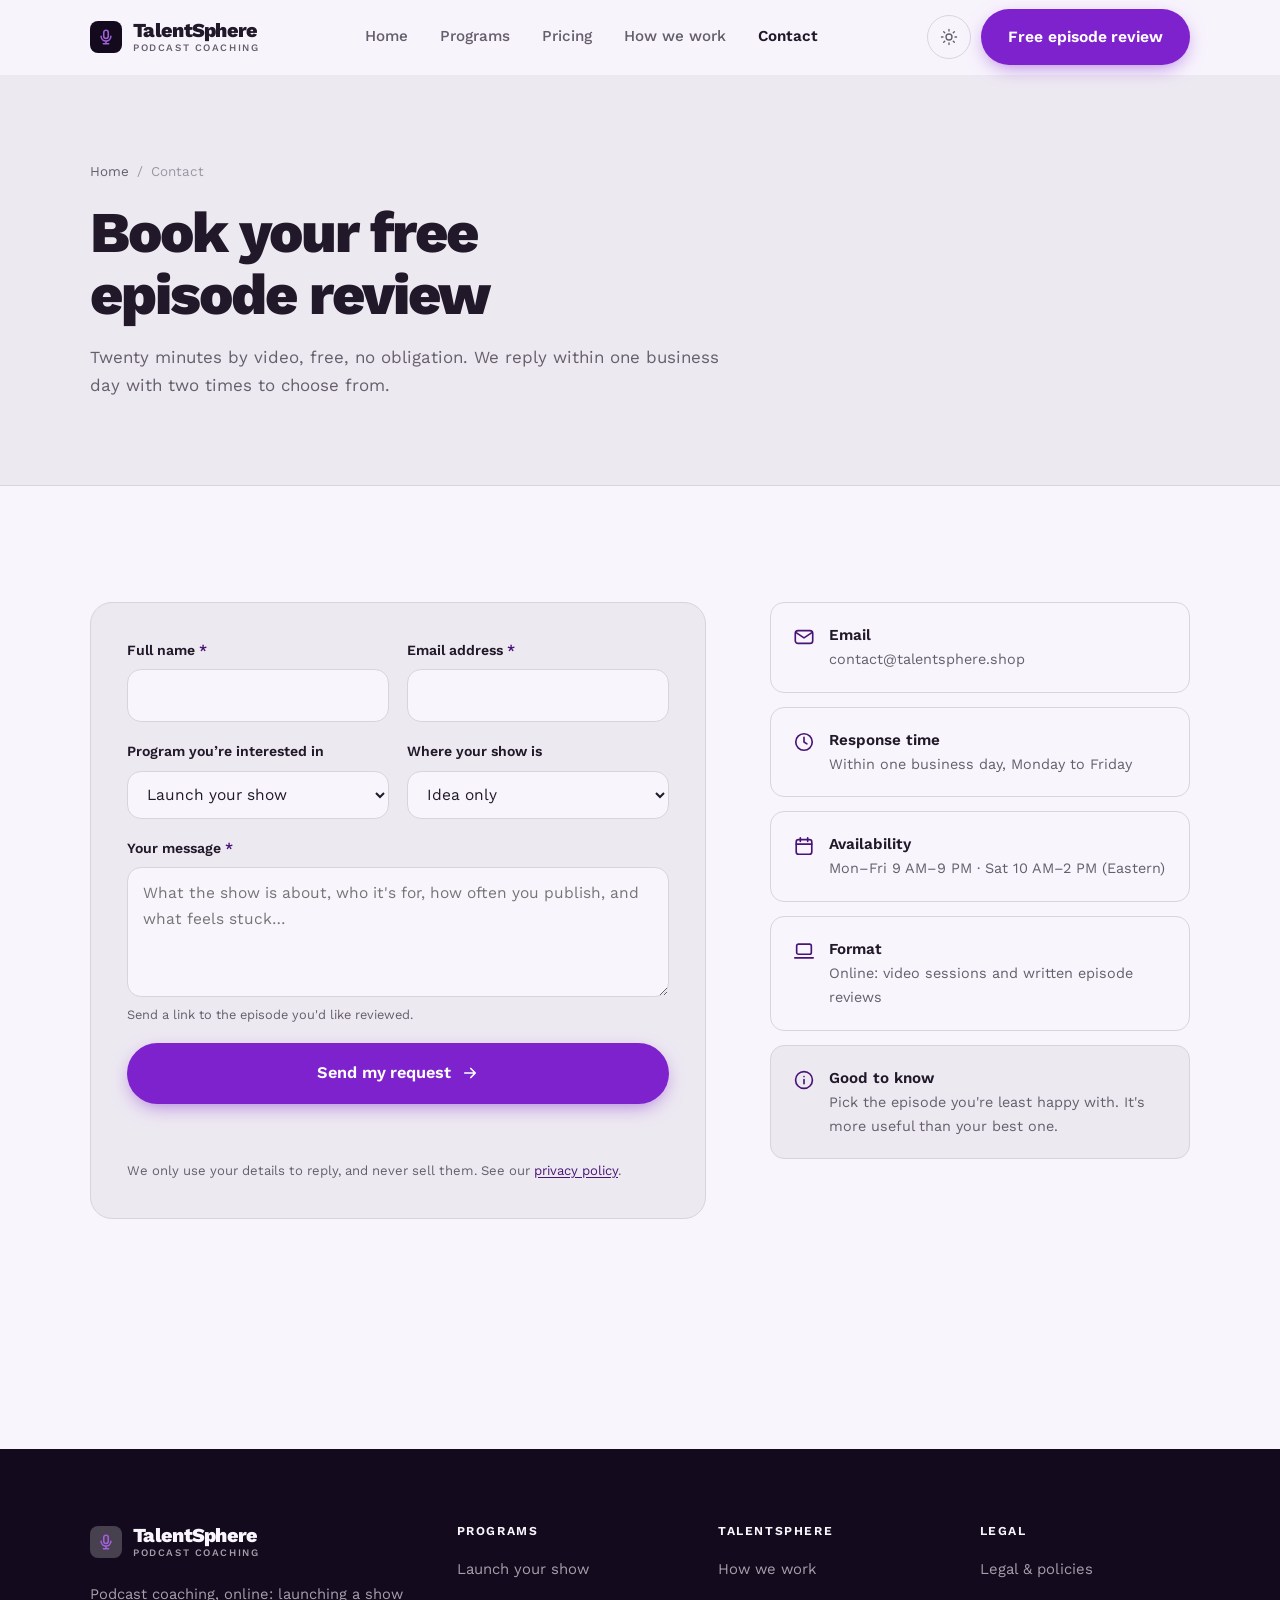
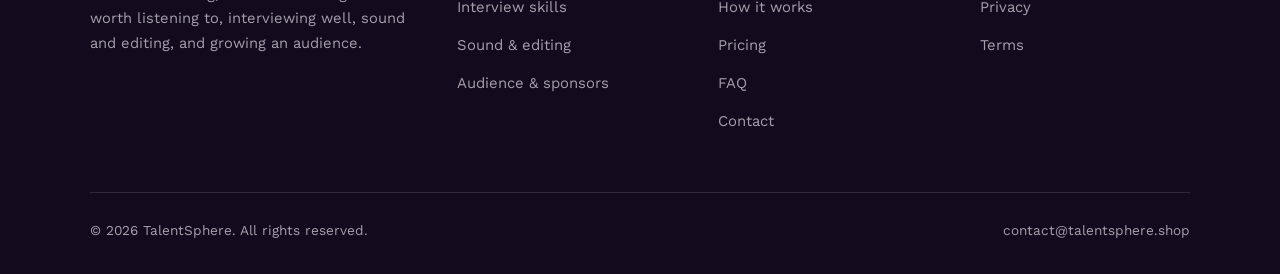
<file: contact.html>
<!DOCTYPE html>
<html lang="en" class="no-js">
<head>
<meta charset="utf-8">
<meta name="viewport" content="width=device-width, initial-scale=1">
<title>Contact — TalentSphere</title>
<meta name="description" content="Book your free 20-minute episode review. We reply within one business day.">
<link rel="canonical" href="https://talentsphere.shop/contact.html">

<meta property="og:type" content="website">
<meta property="og:url" content="https://talentsphere.shop/contact.html">
<meta property="og:site_name" content="TalentSphere">
<meta property="og:locale" content="en_US">
<meta property="og:title" content="Contact — TalentSphere">
<meta property="og:description" content="Book your free 20-minute episode review. We reply within one business day.">
<meta name="theme-color" content="#130a1d">

<link rel="icon" href="assets/img/favicon.svg" type="image/svg+xml">
<link rel="preconnect" href="https://fonts.googleapis.com">
<link rel="preconnect" href="https://fonts.gstatic.com" crossorigin>
<link rel="stylesheet" href="https://fonts.googleapis.com/css2?family=Work+Sans:wght@400..800&display=swap">
<link rel="stylesheet" href="assets/css/style.css">

<!-- Thème appliqué avant le premier rendu (évite le flash) -->
<script>
document.documentElement.classList.remove('no-js');
(function(){try{var t=localStorage.getItem('site-theme');if(t){document.documentElement.setAttribute('data-theme',t);}}catch(e){}})();
</script>
</head>

<body>
<a class="skip-link" href="#main">Skip to main content</a>

<header class="site-header">
  <nav class="wrap nav" aria-label="Main navigation">
    <a class="brand" href="index.html">
      <svg class="brand__mark" viewBox="0 0 64 64" aria-hidden="true">
        <rect class="bm-bg" width="64" height="64" rx="16"/>
        <g class="bm-ic" transform="translate(14 14) scale(1.5)" fill="none" stroke-width="2.1" stroke-linecap="round" stroke-linejoin="round"><rect x="9" y="3" width="6" height="11" rx="3"/><path d="M5.5 11a6.5 6.5 0 0 0 13 0M12 17.5V21M8.5 21h7"/></g>
      </svg>
      <span>TalentSphere<span class="brand__sub">Podcast coaching</span></span>
    </a>

    <ul class="nav__links" id="nav-links">
      <li><a href="index.html">Home</a></li>
      <li><a href="programs.html">Programs</a></li>
      <li><a href="index.html#pricing">Pricing</a></li>
      <li><a href="about.html">How we work</a></li>
      <li><a href="contact.html" aria-current="page">Contact</a></li>
      <li><a class="btn btn--primary" href="contact.html">Free episode review</a></li>
    </ul>

    <div class="nav__cta">
      <button class="theme-toggle" type="button" aria-label="Switch to dark theme">
        <svg class="icon-sun" viewBox="0 0 24 24" fill="none" stroke="currentColor" stroke-width="1.8" stroke-linecap="round" aria-hidden="true"><circle cx="12" cy="12" r="4"/><path d="M12 2v2m0 16v2M2 12h2m16 0h2M4.9 4.9l1.4 1.4m11.4 11.4 1.4 1.4M19.1 4.9l-1.4 1.4M6.3 17.7l-1.4 1.4"/></svg>
        <svg class="icon-moon" viewBox="0 0 24 24" fill="none" stroke="currentColor" stroke-width="1.8" stroke-linecap="round" stroke-linejoin="round" aria-hidden="true"><path d="M21 12.8A9 9 0 1 1 11.2 3a7 7 0 0 0 9.8 9.8z"/></svg>
      </button>
      <a class="btn btn--primary" href="contact.html">Free episode review</a>
      <button class="nav__toggle" type="button" aria-expanded="false" aria-controls="nav-links" aria-label="Open menu">
        <svg class="icon-open" viewBox="0 0 24 24" fill="none" stroke="currentColor" stroke-width="2" stroke-linecap="round" aria-hidden="true"><path d="M3 6h18M3 12h18M3 18h18"/></svg>
        <svg class="icon-close" viewBox="0 0 24 24" fill="none" stroke="currentColor" stroke-width="2" stroke-linecap="round" aria-hidden="true"><path d="M6 6l12 12M18 6L6 18"/></svg>
      </button>
    </div>
  </nav>
</header>

<main id="main">

<section class="page-head">
  <div class="wrap">
    <nav class="breadcrumb" aria-label="Breadcrumb">
      <a href="index.html">Home</a><span>/</span><span aria-current="page">Contact</span>
    </nav>
    <h1>Book your free episode review</h1>
    <p>Twenty minutes by video, free, no obligation. We reply within one business day with two times to choose from.</p>
  </div>
</section>

<section class="section wrap">
  <div class="form-layout">

    <!--
      FORM: the action attribute holds a placeholder id. Create a free form at
      https://formspree.io and replace VOTRE_ID_FORMSPREE. Until then, the button
      opens the visitor's email app with a pre-filled message to contact@talentsphere.shop.
    -->
    <form class="form" id="contact-form" action="https://formspree.io/f/VOTRE_ID_FORMSPREE" method="POST"
          data-email="contact@talentsphere.shop" data-subject="Episode review request"
          data-msg-mail="Your email app will open with the message ready to send." data-msg-sending="Sending…"
          data-msg-ok="Thanks! Your message is on its way. We reply within one business day." data-msg-err="Sending failed. Please email us directly at">
      <div class="form__row">
        <div class="field">
          <label for="nom">Full name <span class="req" aria-hidden="true">*</span></label>
          <input type="text" id="nom" name="nom" autocomplete="name" required>
        </div>
        <div class="field">
          <label for="email">Email address <span class="req" aria-hidden="true">*</span></label>
          <input type="email" id="email" name="email" autocomplete="email" required>
        </div>
      </div>

      <div class="form__row">
        <div class="field">
          <label for="programme">Program you’re interested in</label>
          <select id="programme" name="programme">
            <option>Launch your show</option>
            <option>Interview skills</option>
            <option>Sound &amp; editing</option>
            <option>Audience &amp; sponsors</option>
            <option>Not sure yet</option>
          </select>
        </div>
        <div class="field">
          <label for="niveau">Where your show is</label>
          <select id="niveau" name="niveau">
            <option>Idea only</option>
            <option>Launching soon</option>
            <option>Under 20 episodes</option>
            <option>Established show</option>
          </select>
        </div>
      </div>

      <div class="field">
        <label for="message">Your message <span class="req" aria-hidden="true">*</span></label>
        <textarea id="message" name="message" required placeholder="What the show is about, who it's for, how often you publish, and what feels stuck…"></textarea>
        <span class="field__hint">Send a link to the episode you'd like reviewed.</span>
      </div>

      <!-- Bot trap: hidden from humans -->
      <div class="visually-hidden" aria-hidden="true">
        <label for="site-web">Leave this field empty</label>
        <input type="text" id="site-web" name="_gotcha" tabindex="-1" autocomplete="off">
      </div>

      <button class="btn btn--primary btn--lg" type="submit">Send my request <svg viewBox="0 0 24 24" fill="none" stroke="currentColor" stroke-width="2.2" stroke-linecap="round" stroke-linejoin="round" aria-hidden="true"><path d="M5 12h14M13 6l6 6-6 6"/></svg></button>

      <p id="form-status" class="form__status" role="status" aria-live="polite"></p>

      <p class="form__note">
        We only use your details to reply, and never sell them. See our <a href="legal.html#privacy">privacy policy</a>.
      </p>
    </form>

    <aside class="contact-aside">
      <div class="contact-card">
        <svg viewBox="0 0 24 24" fill="none" stroke="currentColor" stroke-width="1.8" stroke-linecap="round" stroke-linejoin="round" aria-hidden="true"><rect x="2.5" y="5" width="19" height="14" rx="3"/><path d="M3 7l9 6 9-6"/></svg>
        <div><b>Email</b><a href="mailto:contact@talentsphere.shop">contact@talentsphere.shop</a></div>
      </div>
      <div class="contact-card">
        <svg viewBox="0 0 24 24" fill="none" stroke="currentColor" stroke-width="1.8" stroke-linecap="round" stroke-linejoin="round" aria-hidden="true"><circle cx="12" cy="12" r="9"/><path d="M12 7v5l3.2 2"/></svg>
        <div><b>Response time</b><span>Within one business day, Monday to Friday</span></div>
      </div>
      <div class="contact-card">
        <svg viewBox="0 0 24 24" fill="none" stroke="currentColor" stroke-width="1.8" stroke-linecap="round" stroke-linejoin="round" aria-hidden="true"><rect x="3.5" y="5" width="17" height="16" rx="2.5"/><path d="M8 3v4M16 3v4M3.5 10h17"/></svg>
        <div><b>Availability</b><span>Mon–Fri 9 AM–9 PM · Sat 10 AM–2 PM (Eastern)</span></div>
      </div>
      <div class="contact-card">
        <svg viewBox="0 0 24 24" fill="none" stroke="currentColor" stroke-width="1.8" stroke-linecap="round" stroke-linejoin="round" aria-hidden="true"><rect x="4" y="4.5" width="16" height="11" rx="2"/><path d="M2 19.5h20"/></svg>
        <div><b>Format</b><span>Online: video sessions and written episode reviews</span></div>
      </div>
      <div class="contact-card contact-card--soft">
        <svg viewBox="0 0 24 24" fill="none" stroke="currentColor" stroke-width="1.8" stroke-linecap="round" stroke-linejoin="round" aria-hidden="true"><circle cx="12" cy="12" r="9.2"/><path d="M12 16v-4.5M12 8.2v.1"/></svg>
        <div><b>Good to know</b><span>Pick the episode you're least happy with. It's more useful than your best one.</span></div>
      </div>
    </aside>

  </div>
</section>

</main>

<footer class="site-footer">
  <div class="wrap">
    <div class="footer__grid">
      <div class="footer__brand">
        <a class="brand" href="index.html">
          <svg class="brand__mark" viewBox="0 0 64 64" aria-hidden="true">
        <rect class="bm-bg" width="64" height="64" rx="16"/>
        <g class="bm-ic" transform="translate(14 14) scale(1.5)" fill="none" stroke-width="2.1" stroke-linecap="round" stroke-linejoin="round"><rect x="9" y="3" width="6" height="11" rx="3"/><path d="M5.5 11a6.5 6.5 0 0 0 13 0M12 17.5V21M8.5 21h7"/></g>
      </svg>
          <span>TalentSphere<span class="brand__sub">Podcast coaching</span></span>
        </a>
        <p>Podcast coaching, online: launching a show worth listening to, interviewing well, sound and editing, and growing an audience.</p>
      </div>

      <div class="footer__col">
        <h4>Programs</h4>
        <ul>
          <li><a href="programs.html#launch">Launch your show</a></li>
          <li><a href="programs.html#interviews">Interview skills</a></li>
          <li><a href="programs.html#audio">Sound &amp; editing</a></li>
          <li><a href="programs.html#growth">Audience &amp; sponsors</a></li>
        </ul>
      </div>

      <div class="footer__col">
        <h4>TalentSphere</h4>
        <ul>
          <li><a href="about.html">How we work</a></li>
          <li><a href="index.html#how-it-works">How it works</a></li>
          <li><a href="index.html#pricing">Pricing</a></li>
          <li><a href="index.html#faq">FAQ</a></li>
          <li><a href="contact.html">Contact</a></li>
        </ul>
      </div>

      <div class="footer__col">
        <h4>Legal</h4>
        <ul>
          <li><a href="legal.html">Legal &amp; policies</a></li>
          <li><a href="legal.html#privacy">Privacy</a></li>
          <li><a href="legal.html#terms">Terms</a></li>
        </ul>
      </div>
    </div>

    <div class="footer__bottom">
      <p>© <span data-year>2026</span> TalentSphere. All rights reserved.</p>
      <p><a href="mailto:contact@talentsphere.shop">contact@talentsphere.shop</a></p>
    </div>
  </div>
</footer>

<script src="assets/js/main.js" defer></script>
</body>
</html>
</file>
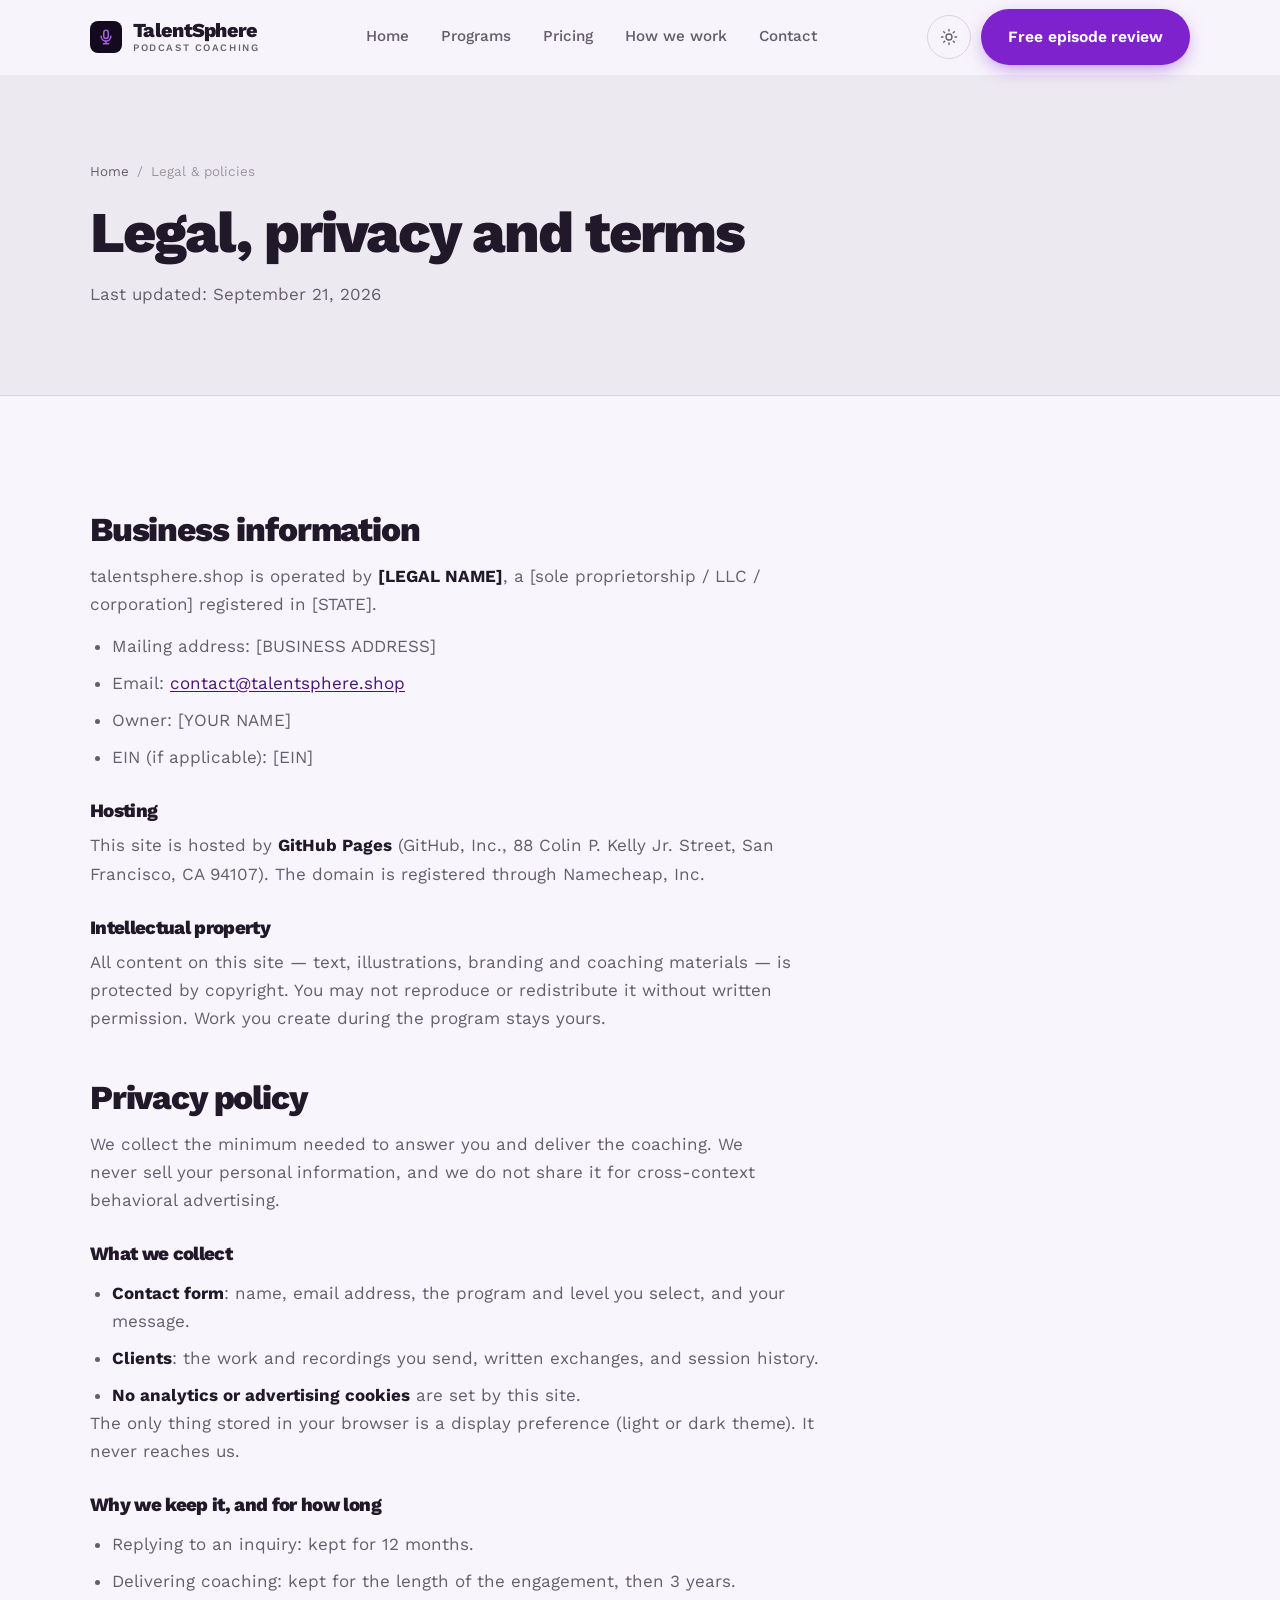
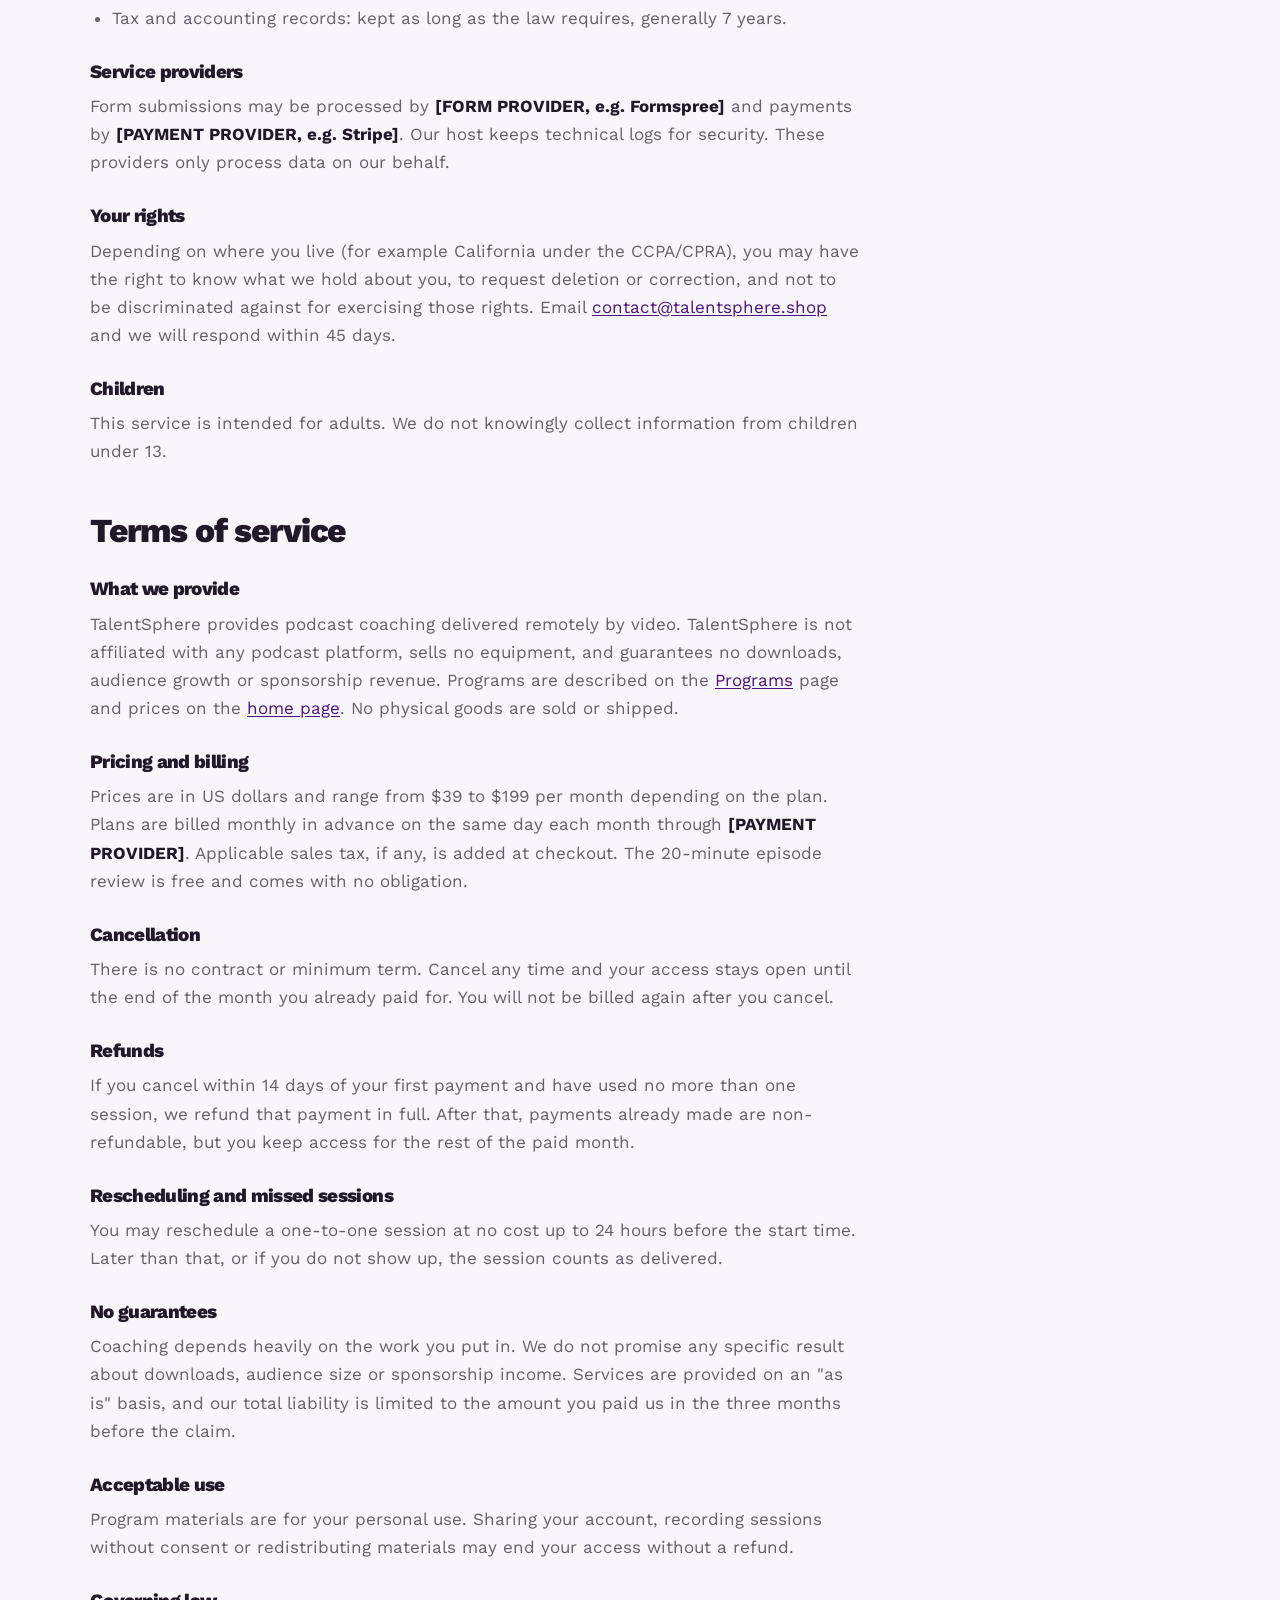
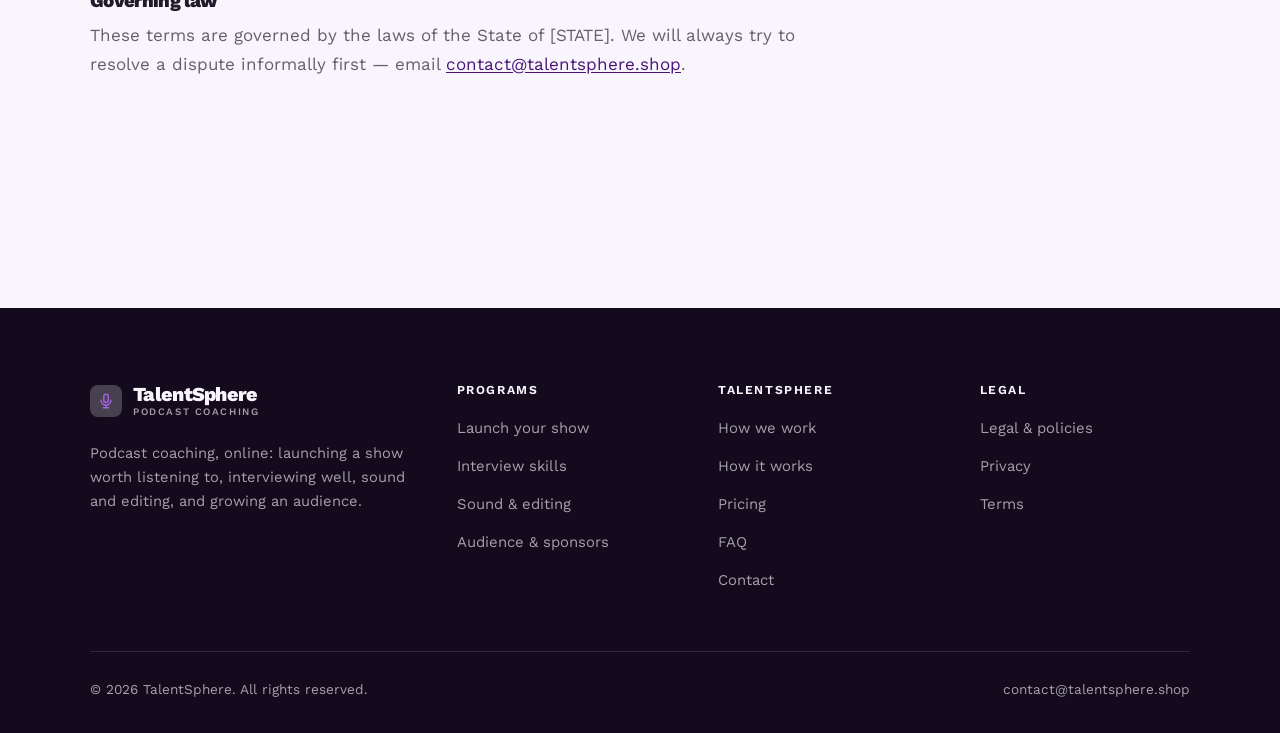
<file: legal.html>
<!DOCTYPE html>
<html lang="en" class="no-js">
<head>
<meta charset="utf-8">
<meta name="viewport" content="width=device-width, initial-scale=1">
<title>Legal, privacy and terms — TalentSphere</title>
<meta name="description" content="Business information, privacy policy and terms of service for TalentSphere.">
<meta name="robots" content="noindex">

<meta property="og:type" content="website">
<meta property="og:url" content="https://talentsphere.shop/legal.html">
<meta property="og:site_name" content="TalentSphere">
<meta property="og:locale" content="en_US">
<meta property="og:title" content="Legal, privacy and terms — TalentSphere">
<meta property="og:description" content="Business information, privacy policy and terms of service for TalentSphere.">
<meta name="theme-color" content="#130a1d">

<link rel="icon" href="assets/img/favicon.svg" type="image/svg+xml">
<link rel="preconnect" href="https://fonts.googleapis.com">
<link rel="preconnect" href="https://fonts.gstatic.com" crossorigin>
<link rel="stylesheet" href="https://fonts.googleapis.com/css2?family=Work+Sans:wght@400..800&display=swap">
<link rel="stylesheet" href="assets/css/style.css">

<!-- Thème appliqué avant le premier rendu (évite le flash) -->
<script>
document.documentElement.classList.remove('no-js');
(function(){try{var t=localStorage.getItem('site-theme');if(t){document.documentElement.setAttribute('data-theme',t);}}catch(e){}})();
</script>
</head>

<body>
<a class="skip-link" href="#main">Skip to main content</a>

<header class="site-header">
  <nav class="wrap nav" aria-label="Main navigation">
    <a class="brand" href="index.html">
      <svg class="brand__mark" viewBox="0 0 64 64" aria-hidden="true">
        <rect class="bm-bg" width="64" height="64" rx="16"/>
        <g class="bm-ic" transform="translate(14 14) scale(1.5)" fill="none" stroke-width="2.1" stroke-linecap="round" stroke-linejoin="round"><rect x="9" y="3" width="6" height="11" rx="3"/><path d="M5.5 11a6.5 6.5 0 0 0 13 0M12 17.5V21M8.5 21h7"/></g>
      </svg>
      <span>TalentSphere<span class="brand__sub">Podcast coaching</span></span>
    </a>

    <ul class="nav__links" id="nav-links">
      <li><a href="index.html">Home</a></li>
      <li><a href="programs.html">Programs</a></li>
      <li><a href="index.html#pricing">Pricing</a></li>
      <li><a href="about.html">How we work</a></li>
      <li><a href="contact.html">Contact</a></li>
      <li><a class="btn btn--primary" href="contact.html">Free episode review</a></li>
    </ul>

    <div class="nav__cta">
      <button class="theme-toggle" type="button" aria-label="Switch to dark theme">
        <svg class="icon-sun" viewBox="0 0 24 24" fill="none" stroke="currentColor" stroke-width="1.8" stroke-linecap="round" aria-hidden="true"><circle cx="12" cy="12" r="4"/><path d="M12 2v2m0 16v2M2 12h2m16 0h2M4.9 4.9l1.4 1.4m11.4 11.4 1.4 1.4M19.1 4.9l-1.4 1.4M6.3 17.7l-1.4 1.4"/></svg>
        <svg class="icon-moon" viewBox="0 0 24 24" fill="none" stroke="currentColor" stroke-width="1.8" stroke-linecap="round" stroke-linejoin="round" aria-hidden="true"><path d="M21 12.8A9 9 0 1 1 11.2 3a7 7 0 0 0 9.8 9.8z"/></svg>
      </button>
      <a class="btn btn--primary" href="contact.html">Free episode review</a>
      <button class="nav__toggle" type="button" aria-expanded="false" aria-controls="nav-links" aria-label="Open menu">
        <svg class="icon-open" viewBox="0 0 24 24" fill="none" stroke="currentColor" stroke-width="2" stroke-linecap="round" aria-hidden="true"><path d="M3 6h18M3 12h18M3 18h18"/></svg>
        <svg class="icon-close" viewBox="0 0 24 24" fill="none" stroke="currentColor" stroke-width="2" stroke-linecap="round" aria-hidden="true"><path d="M6 6l12 12M18 6L6 18"/></svg>
      </button>
    </div>
  </nav>
</header>

<main id="main">

<section class="page-head">
  <div class="wrap">
    <nav class="breadcrumb" aria-label="Breadcrumb">
      <a href="index.html">Home</a><span>/</span><span aria-current="page">Legal &amp; policies</span>
    </nav>
    <h1>Legal, privacy and terms</h1>
    <p>Last updated: <time datetime="2026-09-21">September 21, 2026</time></p>
  </div>
</section>

<section class="section wrap">
  <div class="prose">

    <!--
      TO DO: this is a skeleton, not legal advice. Replace every [BRACKET] with
      your real details before selling, and have a lawyer review it if you can.
      Consumer protection rules differ by state.
    -->

    <h2 id="business">Business information</h2>
    <p>
      talentsphere.shop is operated by <strong>[LEGAL NAME]</strong>, a [sole proprietorship / LLC / corporation]
      registered in [STATE].
    </p>
    <ul>
      <li>Mailing address: [BUSINESS ADDRESS]</li>
      <li>Email: <a href="mailto:contact@talentsphere.shop">contact@talentsphere.shop</a></li>
      <li>Owner: [YOUR NAME]</li>
      <li>EIN (if applicable): [EIN]</li>
    </ul>

    <h3>Hosting</h3>
    <p>
      This site is hosted by <strong>GitHub Pages</strong> (GitHub, Inc., 88 Colin P. Kelly Jr. Street,
      San Francisco, CA 94107). The domain is registered through Namecheap, Inc.
    </p>

    <h3>Intellectual property</h3>
    <p>
      All content on this site — text, illustrations, branding and coaching materials — is protected by
      copyright. You may not reproduce or redistribute it without written permission. Work you create during
      the program stays yours.
    </p>

    <h2 id="privacy">Privacy policy</h2>
    <p>
      We collect the minimum needed to answer you and deliver the coaching. We never sell your personal
      information, and we do not share it for cross-context behavioral advertising.
    </p>
    <h3>What we collect</h3>
    <ul>
      <li><strong>Contact form</strong>: name, email address, the program and level you select, and your message.</li>
      <li><strong>Clients</strong>: the work and recordings you send, written exchanges, and session history.</li>
      <li><strong>No analytics or advertising cookies</strong> are set by this site.</li>
    </ul>
    <p>
      The only thing stored in your browser is a display preference (light or dark theme). It never reaches us.
    </p>
    <h3>Why we keep it, and for how long</h3>
    <ul>
      <li>Replying to an inquiry: kept for 12 months.</li>
      <li>Delivering coaching: kept for the length of the engagement, then 3 years.</li>
      <li>Tax and accounting records: kept as long as the law requires, generally 7 years.</li>
    </ul>
    <h3>Service providers</h3>
    <p>
      Form submissions may be processed by <strong>[FORM PROVIDER, e.g. Formspree]</strong> and payments by
      <strong>[PAYMENT PROVIDER, e.g. Stripe]</strong>. Our host keeps technical logs for security. These
      providers only process data on our behalf.
    </p>
    <h3>Your rights</h3>
    <p>
      Depending on where you live (for example California under the CCPA/CPRA), you may have the right to
      know what we hold about you, to request deletion or correction, and not to be discriminated against for
      exercising those rights. Email <a href="mailto:contact@talentsphere.shop">contact@talentsphere.shop</a> and we will respond within 45 days.
    </p>
    <h3>Children</h3>
    <p>
      This service is intended for adults. We do not knowingly collect information from children under 13.
    </p>

    <h2 id="terms">Terms of service</h2>
    <h3>What we provide</h3>
    <p>
      TalentSphere provides podcast coaching delivered remotely by video. TalentSphere is not affiliated with any podcast platform, sells no equipment, and guarantees no downloads, audience growth or sponsorship revenue. Programs are described on the
      <a href="programs.html">Programs</a> page and prices on the <a href="index.html#pricing">home page</a>.
      No physical goods are sold or shipped.
    </p>
    <h3>Pricing and billing</h3>
    <p>
      Prices are in US dollars and range from $39 to $199 per month
      depending on the plan. Plans are billed monthly in advance on the same day each month through
      <strong>[PAYMENT PROVIDER]</strong>. Applicable sales tax, if any, is added at checkout.
      The 20-minute episode review is free and comes with no obligation.
    </p>
    <h3>Cancellation</h3>
    <p>
      There is no contract or minimum term. Cancel any time and your access stays open until the end of the
      month you already paid for. You will not be billed again after you cancel.
    </p>
    <h3>Refunds</h3>
    <p>
      If you cancel within 14 days of your first payment and have used no more than one session, we refund
      that payment in full. After that, payments already made are non-refundable, but you keep access for the
      rest of the paid month.
    </p>
    <h3>Rescheduling and missed sessions</h3>
    <p>
      You may reschedule a one-to-one session at no cost up to 24 hours before the start time. Later than
      that, or if you do not show up, the session counts as delivered.
    </p>
    <h3>No guarantees</h3>
    <p>
      Coaching depends heavily on the work you put in. We do not promise any specific result
      about downloads, audience size or sponsorship income. Services are provided on an "as is" basis, and our total
      liability is limited to the amount you paid us in the three months before the claim.
    </p>
    <h3>Acceptable use</h3>
    <p>
      Program materials are for your personal use. Sharing your account, recording sessions without consent
      or redistributing materials may end your access without a refund.
    </p>
    <h3>Governing law</h3>
    <p>
      These terms are governed by the laws of the State of [STATE]. We will always try to resolve a dispute
      informally first — email <a href="mailto:contact@talentsphere.shop">contact@talentsphere.shop</a>.
    </p>

  </div>
</section>

</main>

<footer class="site-footer">
  <div class="wrap">
    <div class="footer__grid">
      <div class="footer__brand">
        <a class="brand" href="index.html">
          <svg class="brand__mark" viewBox="0 0 64 64" aria-hidden="true">
        <rect class="bm-bg" width="64" height="64" rx="16"/>
        <g class="bm-ic" transform="translate(14 14) scale(1.5)" fill="none" stroke-width="2.1" stroke-linecap="round" stroke-linejoin="round"><rect x="9" y="3" width="6" height="11" rx="3"/><path d="M5.5 11a6.5 6.5 0 0 0 13 0M12 17.5V21M8.5 21h7"/></g>
      </svg>
          <span>TalentSphere<span class="brand__sub">Podcast coaching</span></span>
        </a>
        <p>Podcast coaching, online: launching a show worth listening to, interviewing well, sound and editing, and growing an audience.</p>
      </div>

      <div class="footer__col">
        <h4>Programs</h4>
        <ul>
          <li><a href="programs.html#launch">Launch your show</a></li>
          <li><a href="programs.html#interviews">Interview skills</a></li>
          <li><a href="programs.html#audio">Sound &amp; editing</a></li>
          <li><a href="programs.html#growth">Audience &amp; sponsors</a></li>
        </ul>
      </div>

      <div class="footer__col">
        <h4>TalentSphere</h4>
        <ul>
          <li><a href="about.html">How we work</a></li>
          <li><a href="index.html#how-it-works">How it works</a></li>
          <li><a href="index.html#pricing">Pricing</a></li>
          <li><a href="index.html#faq">FAQ</a></li>
          <li><a href="contact.html">Contact</a></li>
        </ul>
      </div>

      <div class="footer__col">
        <h4>Legal</h4>
        <ul>
          <li><a href="legal.html">Legal &amp; policies</a></li>
          <li><a href="legal.html#privacy">Privacy</a></li>
          <li><a href="legal.html#terms">Terms</a></li>
        </ul>
      </div>
    </div>

    <div class="footer__bottom">
      <p>© <span data-year>2026</span> TalentSphere. All rights reserved.</p>
      <p><a href="mailto:contact@talentsphere.shop">contact@talentsphere.shop</a></p>
    </div>
  </div>
</footer>

<script src="assets/js/main.js" defer></script>
</body>
</html>
</file>
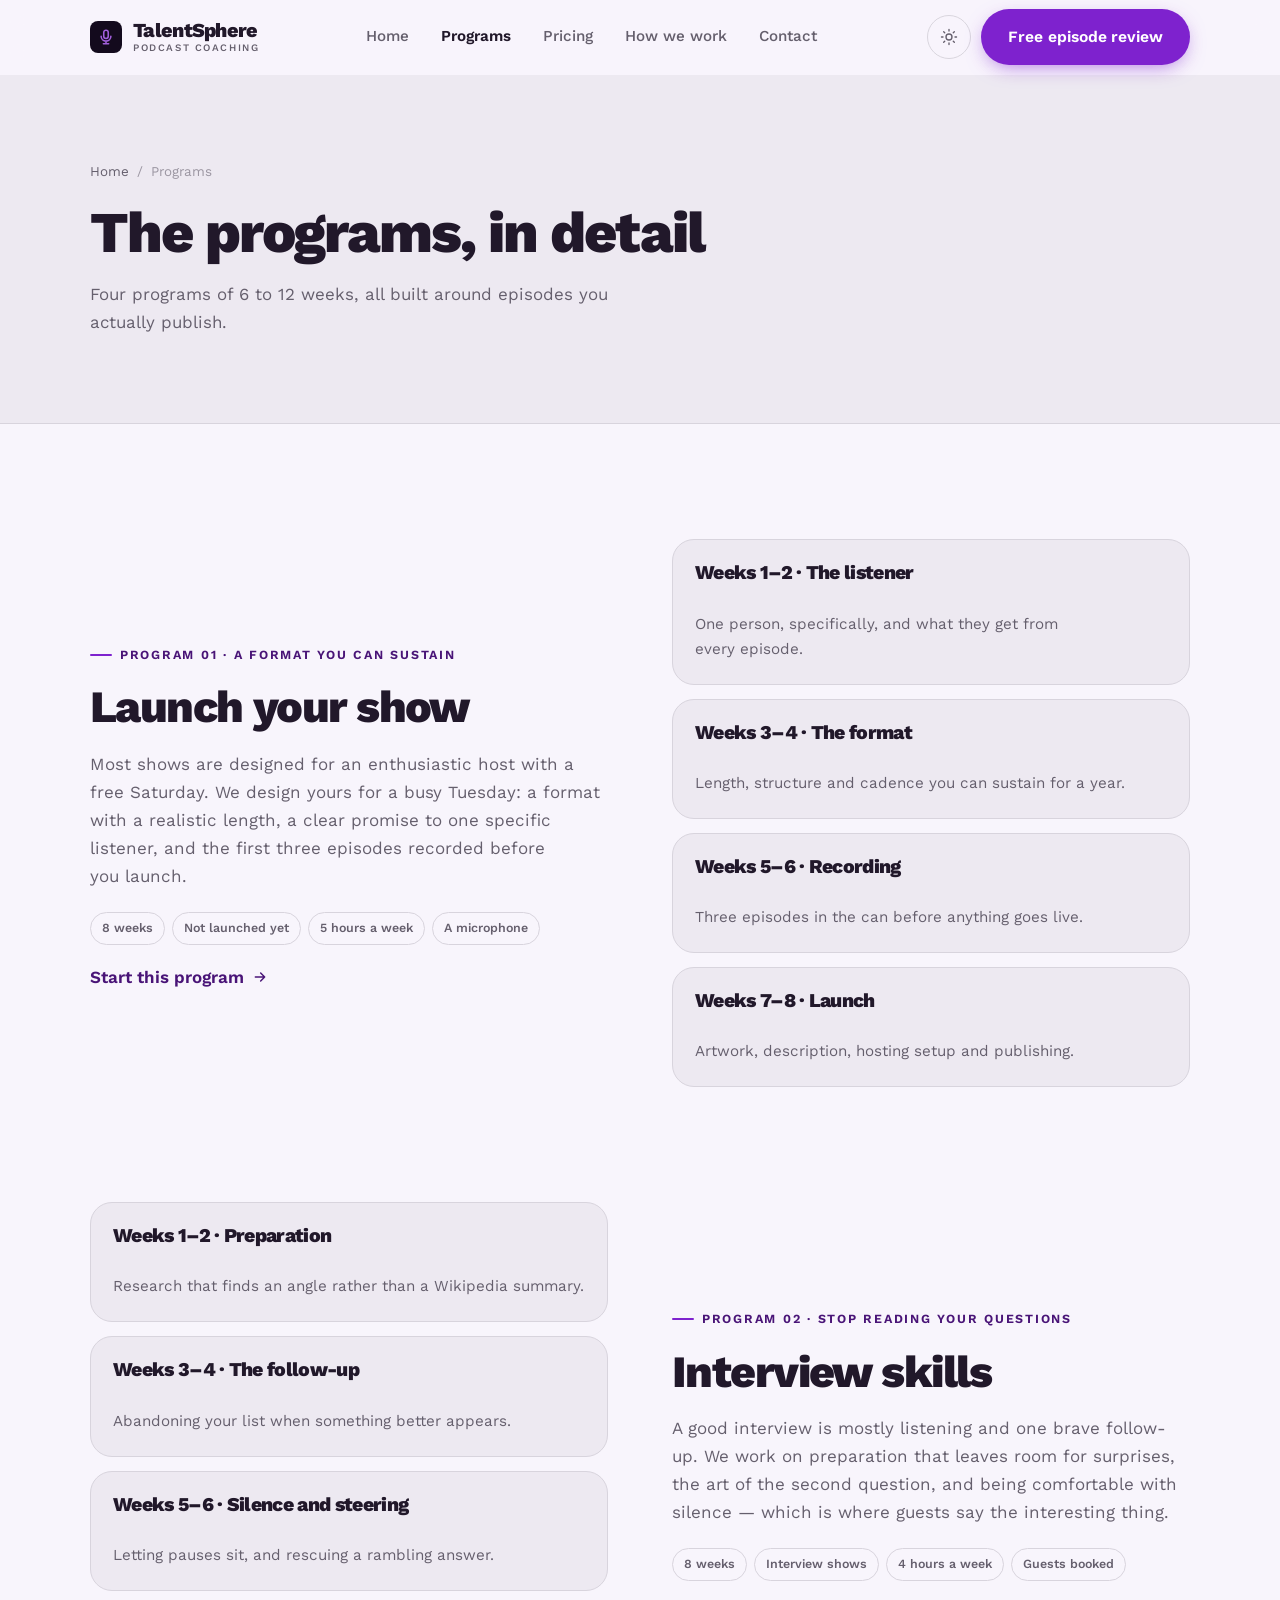
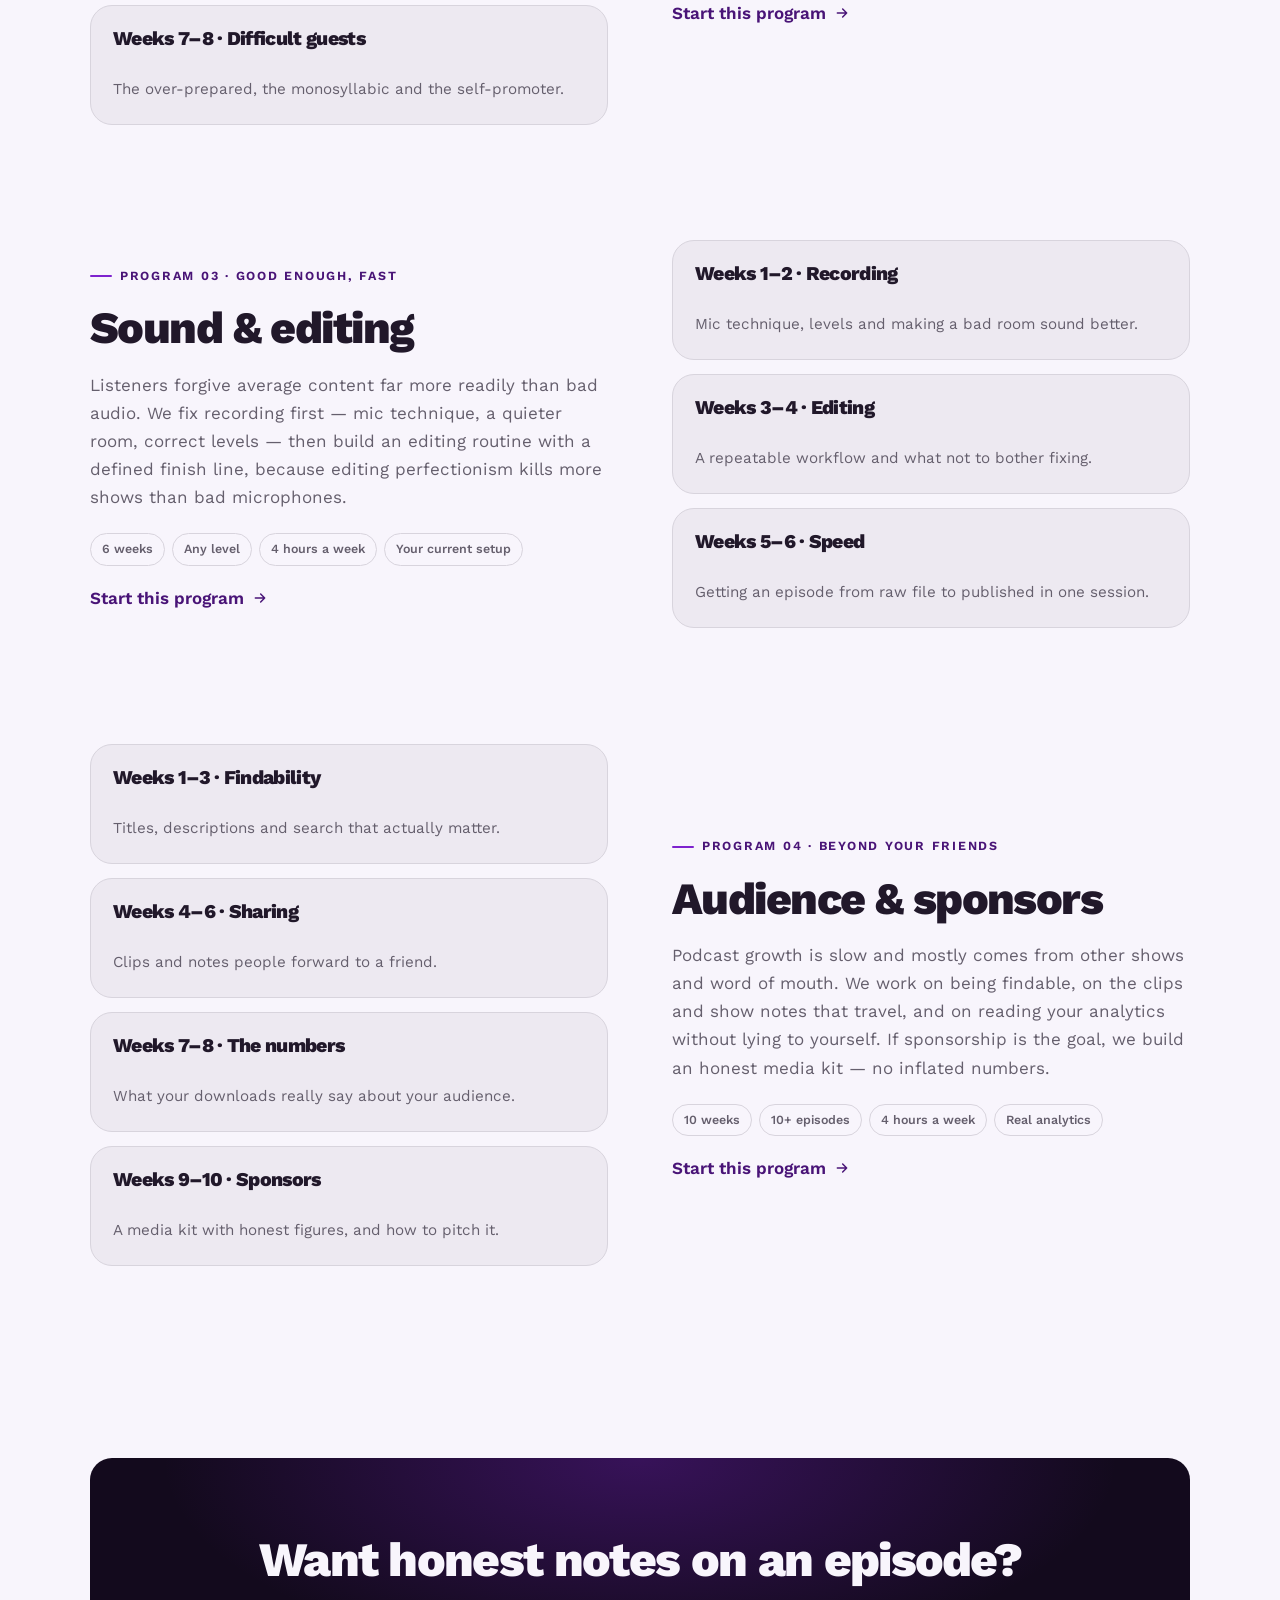
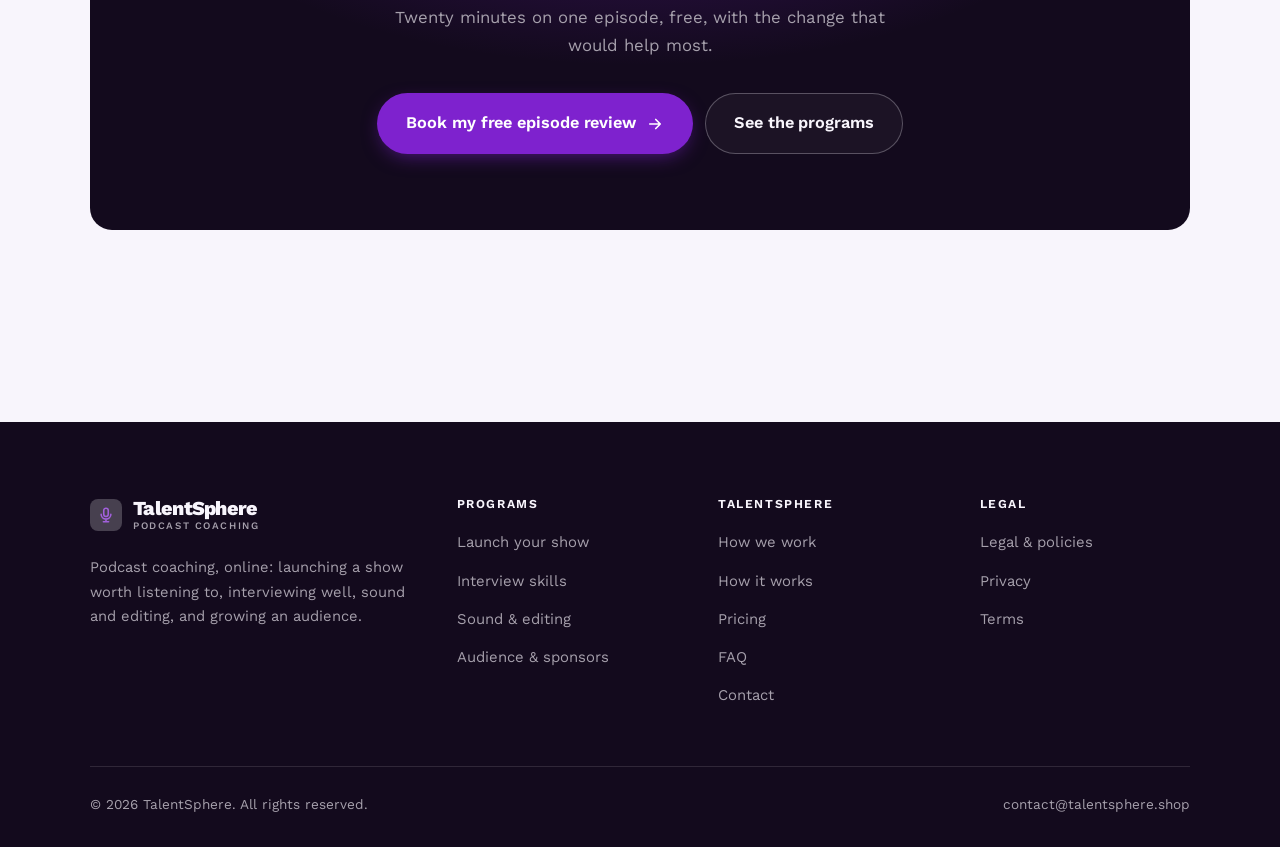
<file: programs.html>
<!DOCTYPE html>
<html lang="en" class="no-js">
<head>
<meta charset="utf-8">
<meta name="viewport" content="width=device-width, initial-scale=1">
<title>Programs — TalentSphere</title>
<meta name="description" content="Podcast coaching programs: launching a show, interview skills, sound and editing, audience and sponsors.">
<link rel="canonical" href="https://talentsphere.shop/programs.html">

<meta property="og:type" content="website">
<meta property="og:url" content="https://talentsphere.shop/programs.html">
<meta property="og:site_name" content="TalentSphere">
<meta property="og:locale" content="en_US">
<meta property="og:title" content="Programs — TalentSphere">
<meta property="og:description" content="Podcast coaching programs: launching a show, interview skills, sound and editing, audience and sponsors.">
<meta name="theme-color" content="#130a1d">

<link rel="icon" href="assets/img/favicon.svg" type="image/svg+xml">
<link rel="preconnect" href="https://fonts.googleapis.com">
<link rel="preconnect" href="https://fonts.gstatic.com" crossorigin>
<link rel="stylesheet" href="https://fonts.googleapis.com/css2?family=Work+Sans:wght@400..800&display=swap">
<link rel="stylesheet" href="assets/css/style.css">

<!-- Thème appliqué avant le premier rendu (évite le flash) -->
<script>
document.documentElement.classList.remove('no-js');
(function(){try{var t=localStorage.getItem('site-theme');if(t){document.documentElement.setAttribute('data-theme',t);}}catch(e){}})();
</script>
</head>

<body>
<a class="skip-link" href="#main">Skip to main content</a>

<header class="site-header">
  <nav class="wrap nav" aria-label="Main navigation">
    <a class="brand" href="index.html">
      <svg class="brand__mark" viewBox="0 0 64 64" aria-hidden="true">
        <rect class="bm-bg" width="64" height="64" rx="16"/>
        <g class="bm-ic" transform="translate(14 14) scale(1.5)" fill="none" stroke-width="2.1" stroke-linecap="round" stroke-linejoin="round"><rect x="9" y="3" width="6" height="11" rx="3"/><path d="M5.5 11a6.5 6.5 0 0 0 13 0M12 17.5V21M8.5 21h7"/></g>
      </svg>
      <span>TalentSphere<span class="brand__sub">Podcast coaching</span></span>
    </a>

    <ul class="nav__links" id="nav-links">
      <li><a href="index.html">Home</a></li>
      <li><a href="programs.html" aria-current="page">Programs</a></li>
      <li><a href="index.html#pricing">Pricing</a></li>
      <li><a href="about.html">How we work</a></li>
      <li><a href="contact.html">Contact</a></li>
      <li><a class="btn btn--primary" href="contact.html">Free episode review</a></li>
    </ul>

    <div class="nav__cta">
      <button class="theme-toggle" type="button" aria-label="Switch to dark theme">
        <svg class="icon-sun" viewBox="0 0 24 24" fill="none" stroke="currentColor" stroke-width="1.8" stroke-linecap="round" aria-hidden="true"><circle cx="12" cy="12" r="4"/><path d="M12 2v2m0 16v2M2 12h2m16 0h2M4.9 4.9l1.4 1.4m11.4 11.4 1.4 1.4M19.1 4.9l-1.4 1.4M6.3 17.7l-1.4 1.4"/></svg>
        <svg class="icon-moon" viewBox="0 0 24 24" fill="none" stroke="currentColor" stroke-width="1.8" stroke-linecap="round" stroke-linejoin="round" aria-hidden="true"><path d="M21 12.8A9 9 0 1 1 11.2 3a7 7 0 0 0 9.8 9.8z"/></svg>
      </button>
      <a class="btn btn--primary" href="contact.html">Free episode review</a>
      <button class="nav__toggle" type="button" aria-expanded="false" aria-controls="nav-links" aria-label="Open menu">
        <svg class="icon-open" viewBox="0 0 24 24" fill="none" stroke="currentColor" stroke-width="2" stroke-linecap="round" aria-hidden="true"><path d="M3 6h18M3 12h18M3 18h18"/></svg>
        <svg class="icon-close" viewBox="0 0 24 24" fill="none" stroke="currentColor" stroke-width="2" stroke-linecap="round" aria-hidden="true"><path d="M6 6l12 12M18 6L6 18"/></svg>
      </button>
    </div>
  </nav>
</header>

<main id="main">

<section class="page-head">
  <div class="wrap">
    <nav class="breadcrumb" aria-label="Breadcrumb">
      <a href="index.html">Home</a><span>/</span><span aria-current="page">Programs</span>
    </nav>
    <h1>The programs, in detail</h1>
    <p>Four programs of 6 to 12 weeks, all built around episodes you actually publish.</p>
  </div>
</section>

<section class="section wrap" id="launch">
  <div class="split reveal">
    <div>
      <span class="eyebrow">Program 01 · A format you can sustain</span>
      <h2>Launch your show</h2>
      <p>Most shows are designed for an enthusiastic host with a free Saturday. We design yours for a busy Tuesday: a format with a realistic length, a clear promise to one specific listener, and the first three episodes recorded before you launch.</p>
      <ul class="tags"><li>8 weeks</li><li>Not launched yet</li><li>5 hours a week</li><li>A microphone</li></ul>
      <p><a class="arrow-link" href="contact.html">Start this program <svg viewBox="0 0 24 24" fill="none" stroke="currentColor" stroke-width="2.2" stroke-linecap="round" stroke-linejoin="round" aria-hidden="true"><path d="M5 12h14M13 6l6 6-6 6"/></svg></a></p>
    </div>
    <div class="grid grid--2 grid--tight">
      <article class="card card--sm">
        <h3>Weeks 1–2 · The listener</h3>
        <p>One person, specifically, and what they get from every episode.</p>
      </article>
      <article class="card card--sm">
        <h3>Weeks 3–4 · The format</h3>
        <p>Length, structure and cadence you can sustain for a year.</p>
      </article>
      <article class="card card--sm">
        <h3>Weeks 5–6 · Recording</h3>
        <p>Three episodes in the can before anything goes live.</p>
      </article>
      <article class="card card--sm">
        <h3>Weeks 7–8 · Launch</h3>
        <p>Artwork, description, hosting setup and publishing.</p>
      </article>
    </div>
  </div>
</section>

<section class="section section--flush wrap" id="interviews">
  <div class="split reveal">
    <div class="grid grid--2 grid--tight">
      <article class="card card--sm">
        <h3>Weeks 1–2 · Preparation</h3>
        <p>Research that finds an angle rather than a Wikipedia summary.</p>
      </article>
      <article class="card card--sm">
        <h3>Weeks 3–4 · The follow-up</h3>
        <p>Abandoning your list when something better appears.</p>
      </article>
      <article class="card card--sm">
        <h3>Weeks 5–6 · Silence and steering</h3>
        <p>Letting pauses sit, and rescuing a rambling answer.</p>
      </article>
      <article class="card card--sm">
        <h3>Weeks 7–8 · Difficult guests</h3>
        <p>The over-prepared, the monosyllabic and the self-promoter.</p>
      </article>
    </div>
    <div>
      <span class="eyebrow">Program 02 · Stop reading your questions</span>
      <h2>Interview skills</h2>
      <p>A good interview is mostly listening and one brave follow-up. We work on preparation that leaves room for surprises, the art of the second question, and being comfortable with silence — which is where guests say the interesting thing.</p>
      <ul class="tags"><li>8 weeks</li><li>Interview shows</li><li>4 hours a week</li><li>Guests booked</li></ul>
      <p><a class="arrow-link" href="contact.html">Start this program <svg viewBox="0 0 24 24" fill="none" stroke="currentColor" stroke-width="2.2" stroke-linecap="round" stroke-linejoin="round" aria-hidden="true"><path d="M5 12h14M13 6l6 6-6 6"/></svg></a></p>
    </div>
  </div>
</section>

<section class="section section--flush wrap" id="audio">
  <div class="split reveal">
    <div>
      <span class="eyebrow">Program 03 · Good enough, fast</span>
      <h2>Sound &amp; editing</h2>
      <p>Listeners forgive average content far more readily than bad audio. We fix recording first — mic technique, a quieter room, correct levels — then build an editing routine with a defined finish line, because editing perfectionism kills more shows than bad microphones.</p>
      <ul class="tags"><li>6 weeks</li><li>Any level</li><li>4 hours a week</li><li>Your current setup</li></ul>
      <p><a class="arrow-link" href="contact.html">Start this program <svg viewBox="0 0 24 24" fill="none" stroke="currentColor" stroke-width="2.2" stroke-linecap="round" stroke-linejoin="round" aria-hidden="true"><path d="M5 12h14M13 6l6 6-6 6"/></svg></a></p>
    </div>
    <div class="grid grid--2 grid--tight">
      <article class="card card--sm">
        <h3>Weeks 1–2 · Recording</h3>
        <p>Mic technique, levels and making a bad room sound better.</p>
      </article>
      <article class="card card--sm">
        <h3>Weeks 3–4 · Editing</h3>
        <p>A repeatable workflow and what not to bother fixing.</p>
      </article>
      <article class="card card--sm">
        <h3>Weeks 5–6 · Speed</h3>
        <p>Getting an episode from raw file to published in one session.</p>
      </article>
    </div>
  </div>
</section>

<section class="section section--flush wrap" id="growth">
  <div class="split reveal">
    <div class="grid grid--2 grid--tight">
      <article class="card card--sm">
        <h3>Weeks 1–3 · Findability</h3>
        <p>Titles, descriptions and search that actually matter.</p>
      </article>
      <article class="card card--sm">
        <h3>Weeks 4–6 · Sharing</h3>
        <p>Clips and notes people forward to a friend.</p>
      </article>
      <article class="card card--sm">
        <h3>Weeks 7–8 · The numbers</h3>
        <p>What your downloads really say about your audience.</p>
      </article>
      <article class="card card--sm">
        <h3>Weeks 9–10 · Sponsors</h3>
        <p>A media kit with honest figures, and how to pitch it.</p>
      </article>
    </div>
    <div>
      <span class="eyebrow">Program 04 · Beyond your friends</span>
      <h2>Audience &amp; sponsors</h2>
      <p>Podcast growth is slow and mostly comes from other shows and word of mouth. We work on being findable, on the clips and show notes that travel, and on reading your analytics without lying to yourself. If sponsorship is the goal, we build an honest media kit — no inflated numbers.</p>
      <ul class="tags"><li>10 weeks</li><li>10+ episodes</li><li>4 hours a week</li><li>Real analytics</li></ul>
      <p><a class="arrow-link" href="contact.html">Start this program <svg viewBox="0 0 24 24" fill="none" stroke="currentColor" stroke-width="2.2" stroke-linecap="round" stroke-linejoin="round" aria-hidden="true"><path d="M5 12h14M13 6l6 6-6 6"/></svg></a></p>
    </div>
  </div>
</section>

<section class="wrap section--tight">
  <div class="cta-band reveal">
    <h2>Want honest notes on an episode?</h2>
    <p>Twenty minutes on one episode, free, with the change that would help most.</p>
    <div class="hero__actions">
      <a class="btn btn--primary btn--lg" href="contact.html">Book my free episode review <svg viewBox="0 0 24 24" fill="none" stroke="currentColor" stroke-width="2.2" stroke-linecap="round" stroke-linejoin="round" aria-hidden="true"><path d="M5 12h14M13 6l6 6-6 6"/></svg></a>
      <a class="btn btn--on-dark btn--lg" href="programs.html">See the programs</a>
    </div>
  </div>
</section>

</main>

<footer class="site-footer">
  <div class="wrap">
    <div class="footer__grid">
      <div class="footer__brand">
        <a class="brand" href="index.html">
          <svg class="brand__mark" viewBox="0 0 64 64" aria-hidden="true">
        <rect class="bm-bg" width="64" height="64" rx="16"/>
        <g class="bm-ic" transform="translate(14 14) scale(1.5)" fill="none" stroke-width="2.1" stroke-linecap="round" stroke-linejoin="round"><rect x="9" y="3" width="6" height="11" rx="3"/><path d="M5.5 11a6.5 6.5 0 0 0 13 0M12 17.5V21M8.5 21h7"/></g>
      </svg>
          <span>TalentSphere<span class="brand__sub">Podcast coaching</span></span>
        </a>
        <p>Podcast coaching, online: launching a show worth listening to, interviewing well, sound and editing, and growing an audience.</p>
      </div>

      <div class="footer__col">
        <h4>Programs</h4>
        <ul>
          <li><a href="programs.html#launch">Launch your show</a></li>
          <li><a href="programs.html#interviews">Interview skills</a></li>
          <li><a href="programs.html#audio">Sound &amp; editing</a></li>
          <li><a href="programs.html#growth">Audience &amp; sponsors</a></li>
        </ul>
      </div>

      <div class="footer__col">
        <h4>TalentSphere</h4>
        <ul>
          <li><a href="about.html">How we work</a></li>
          <li><a href="index.html#how-it-works">How it works</a></li>
          <li><a href="index.html#pricing">Pricing</a></li>
          <li><a href="index.html#faq">FAQ</a></li>
          <li><a href="contact.html">Contact</a></li>
        </ul>
      </div>

      <div class="footer__col">
        <h4>Legal</h4>
        <ul>
          <li><a href="legal.html">Legal &amp; policies</a></li>
          <li><a href="legal.html#privacy">Privacy</a></li>
          <li><a href="legal.html#terms">Terms</a></li>
        </ul>
      </div>
    </div>

    <div class="footer__bottom">
      <p>© <span data-year>2026</span> TalentSphere. All rights reserved.</p>
      <p><a href="mailto:contact@talentsphere.shop">contact@talentsphere.shop</a></p>
    </div>
  </div>
</footer>

<script src="assets/js/main.js" defer></script>
</body>
</html>
</file>
<file: assets/css/style.css>
/* TalentSphere — couleurs et polices de la marque.
   Modifier ces valeurs suffit à changer l'identité visuelle de tout le site. */
:root {
  --c-accent:    #7e22ce;
  --c-on-accent: #ffffff;
  --c-ink:       #130a1d;
  --c-paper:     #f8f5fc;

  --accent-ink-light: color-mix(in srgb, var(--c-accent) 58%, black);
  --accent-on-dark:   color-mix(in srgb, var(--c-accent) 72%, white);

  --font-display: "Work Sans", system-ui, -apple-system, "Segoe UI", sans-serif;
  --font-body: "Work Sans", system-ui, -apple-system, "Segoe UI", sans-serif;
  --display-weight: 800;
  --display-tracking: -.035em;
}

/* ==========================================================================
   Feuille de style commune aux sites de coaching
   Les couleurs de marque (--c-accent, --c-on-accent, --c-ink, --c-paper) et
   les polices sont définies juste au-dessus, par site. Tout le reste en dérive.
   ========================================================================== */

/* --------------------------------------------------------------------------
   1. Tokens dérivés
   -------------------------------------------------------------------------- */

:root {
  /* Thème clair */
  --paper:      var(--c-paper);
  --paper-2:    color-mix(in srgb, var(--c-paper) 95%, var(--c-ink));
  --paper-3:    color-mix(in srgb, var(--c-paper) 89%, var(--c-ink));
  --line:       color-mix(in srgb, var(--c-paper) 86%, var(--c-ink));
  --text:       color-mix(in srgb, var(--c-ink) 94%, var(--c-paper));
  --muted:      color-mix(in srgb, var(--c-ink) 64%, var(--c-paper));
  --accent:     var(--c-accent);
  --accent-600: color-mix(in srgb, var(--c-accent) 86%, black);
  --accent-ink: var(--accent-ink-light);
  --on-accent:  var(--c-on-accent);
  --ink:        var(--c-ink);
  --ink-soft:   color-mix(in srgb, var(--c-ink) 90%, white);
  --on-ink:     var(--c-paper);
  --on-ink-mut: color-mix(in srgb, var(--c-paper) 64%, var(--c-ink));
  --brand-bg:   var(--c-ink);

  /* Rayons */
  --r-sm: 8px;
  --r-md: 14px;
  --r-lg: 22px;
  --r-full: 999px;

  /* Ombres */
  --sh-1: 0 1px 2px rgba(0, 0, 0, .05), 0 2px 8px rgba(0, 0, 0, .04);
  --sh-2: 0 2px 4px rgba(0, 0, 0, .05), 0 12px 32px rgba(0, 0, 0, .09);
  --sh-3: 0 4px 8px rgba(0, 0, 0, .06), 0 24px 56px rgba(0, 0, 0, .14);

  /* Rythme */
  --gutter: clamp(16px, 4vw, 40px);
  --maxw: 1180px;
  --section-y: clamp(64px, 9vw, 124px);

  --ease: cubic-bezier(.22, .61, .36, 1);
}

/* Thème sombre — suit le système, sauf si l'utilisateur a choisi « clair » */
@media (prefers-color-scheme: dark) {
  :root:not([data-theme="light"]) {
    --paper:      var(--c-ink);
    --paper-2:    color-mix(in srgb, var(--c-ink) 92%, white);
    --paper-3:    color-mix(in srgb, var(--c-ink) 86%, white);
    --line:       color-mix(in srgb, var(--c-ink) 80%, white);
    --text:       color-mix(in srgb, var(--c-paper) 94%, var(--c-ink));
    --muted:      color-mix(in srgb, var(--c-paper) 66%, var(--c-ink));
    --accent-ink: var(--accent-on-dark);
    --ink:        color-mix(in srgb, var(--c-ink) 72%, black);
    --brand-bg:   color-mix(in srgb, var(--c-ink) 80%, white);
    --sh-1: 0 1px 2px rgba(0, 0, 0, .4), 0 2px 8px rgba(0, 0, 0, .3);
    --sh-2: 0 2px 4px rgba(0, 0, 0, .4), 0 12px 32px rgba(0, 0, 0, .45);
    --sh-3: 0 4px 8px rgba(0, 0, 0, .45), 0 24px 56px rgba(0, 0, 0, .55);
  }
}

/* Thème sombre — choix explicite */
:root[data-theme="dark"] {
  --paper:      var(--c-ink);
  --paper-2:    color-mix(in srgb, var(--c-ink) 92%, white);
  --paper-3:    color-mix(in srgb, var(--c-ink) 86%, white);
  --line:       color-mix(in srgb, var(--c-ink) 80%, white);
  --text:       color-mix(in srgb, var(--c-paper) 94%, var(--c-ink));
  --muted:      color-mix(in srgb, var(--c-paper) 66%, var(--c-ink));
  --accent-ink: var(--accent-on-dark);
  --ink:        color-mix(in srgb, var(--c-ink) 72%, black);
  --brand-bg:   color-mix(in srgb, var(--c-ink) 80%, white);
  --sh-1: 0 1px 2px rgba(0, 0, 0, .4), 0 2px 8px rgba(0, 0, 0, .3);
  --sh-2: 0 2px 4px rgba(0, 0, 0, .4), 0 12px 32px rgba(0, 0, 0, .45);
  --sh-3: 0 4px 8px rgba(0, 0, 0, .45), 0 24px 56px rgba(0, 0, 0, .55);
}

/* --------------------------------------------------------------------------
   2. Reset / base
   -------------------------------------------------------------------------- */

*, *::before, *::after { box-sizing: border-box; }

* { margin: 0; }

html {
  -webkit-text-size-adjust: 100%;
  scroll-behavior: smooth;
  scroll-padding-top: 88px;
}

body {
  background: var(--paper);
  color: var(--text);
  font-family: var(--font-body);
  font-size: 17px;
  line-height: 1.65;
  -webkit-font-smoothing: antialiased;
  text-rendering: optimizeLegibility;
  overflow-x: hidden;
}

img, svg, video { display: block; max-width: 100%; height: auto; }

a { color: inherit; text-decoration: none; }

button, input, textarea, select { font: inherit; color: inherit; }

h1, h2, h3, h4 {
  font-family: var(--font-display);
  font-weight: var(--display-weight);
  line-height: 1.08;
  letter-spacing: var(--display-tracking);
  text-wrap: balance;
}

p { text-wrap: pretty; }

:focus-visible {
  outline: 3px solid var(--accent);
  outline-offset: 3px;
  border-radius: 4px;
}

::selection { background: var(--accent); color: var(--on-accent); }

/* --------------------------------------------------------------------------
   3. Utilitaires de mise en page
   -------------------------------------------------------------------------- */

.wrap {
  width: 100%;
  max-width: var(--maxw);
  margin-inline: auto;
  padding-inline: var(--gutter);
}

.section { padding-block: var(--section-y); }
.section--flush { padding-top: 0; }
.section--tight { padding-block: clamp(48px, 6vw, 80px); }

.skip-link {
  position: absolute;
  left: 12px;
  top: -100px;
  z-index: 200;
  background: var(--accent);
  color: var(--on-accent);
  padding: 12px 20px;
  border-radius: var(--r-sm);
  font-weight: 600;
  transition: top .2s var(--ease);
}
.skip-link:focus { top: 12px; }

.eyebrow {
  display: inline-flex;
  align-items: center;
  gap: 8px;
  font-size: .78rem;
  font-weight: 650;
  letter-spacing: .14em;
  text-transform: uppercase;
  color: var(--accent-ink);
  margin-bottom: 18px;
}
.eyebrow::before {
  content: "";
  width: 22px;
  height: 2px;
  background: var(--accent);
  border-radius: 2px;
}

.section-head { max-width: 62ch; margin-bottom: clamp(36px, 5vw, 60px); }
.section-head h2 { font-size: clamp(2rem, 4.4vw, 3.1rem); }
.section-head p {
  margin-top: 18px;
  color: var(--muted);
  font-size: clamp(1rem, 1.6vw, 1.12rem);
  max-width: 58ch;
}

.section-head--center { margin-inline: auto; text-align: center; }
.section-head--center .eyebrow { justify-content: center; }
.section-head--center p { margin-inline: auto; }

/* --------------------------------------------------------------------------
   4. Boutons
   -------------------------------------------------------------------------- */

.btn {
  display: inline-flex;
  align-items: center;
  justify-content: center;
  gap: 10px;
  padding: 14px 26px;
  border: 1px solid transparent;
  border-radius: var(--r-full);
  font-weight: 620;
  font-size: .98rem;
  letter-spacing: -.005em;
  cursor: pointer;
  white-space: nowrap;
  transition: transform .18s var(--ease), background-color .18s var(--ease),
              border-color .18s var(--ease), box-shadow .18s var(--ease), color .18s var(--ease);
}
.btn:hover { transform: translateY(-2px); }
.btn:active { transform: translateY(0); }

.btn--primary {
  background: var(--accent);
  color: var(--on-accent);
  box-shadow: 0 6px 20px -6px color-mix(in srgb, var(--c-accent) 65%, transparent);
}
.btn--primary:hover {
  background: var(--accent-600);
  box-shadow: 0 12px 28px -8px color-mix(in srgb, var(--c-accent) 70%, transparent);
}

.btn--ghost {
  border-color: var(--line);
  background: transparent;
  color: var(--text);
}
.btn--ghost:hover { border-color: var(--accent); color: var(--accent-ink); }

.btn--on-dark {
  border-color: color-mix(in srgb, var(--c-paper) 28%, transparent);
  color: var(--on-ink);
  background: color-mix(in srgb, var(--c-paper) 4%, transparent);
}
.btn--on-dark:hover {
  border-color: color-mix(in srgb, var(--c-paper) 60%, transparent);
  background: color-mix(in srgb, var(--c-paper) 10%, transparent);
}

.btn--lg { padding: 16px 28px; font-size: 1.02rem; }
.btn--block { width: 100%; }

.btn svg { width: 18px; height: 18px; flex: none; }

@media (max-width: 420px) {
  .btn--lg { padding: 15px 22px; font-size: 1rem; white-space: normal; text-align: center; }
}

/* Lien fléché */
.arrow-link {
  display: inline-flex;
  align-items: center;
  gap: 8px;
  font-weight: 620;
  color: var(--accent-ink);
}
.arrow-link svg { width: 16px; height: 16px; transition: transform .18s var(--ease); }
.arrow-link:hover svg { transform: translateX(4px); }

/* --------------------------------------------------------------------------
   5. En-tête / navigation
   -------------------------------------------------------------------------- */

.site-header {
  position: sticky;
  top: 0;
  z-index: 100;
  background: color-mix(in srgb, var(--paper) 82%, transparent);
  backdrop-filter: saturate(180%) blur(14px);
  -webkit-backdrop-filter: saturate(180%) blur(14px);
  border-bottom: 1px solid transparent;
  transition: border-color .25s var(--ease), background-color .25s var(--ease);
}
.site-header.is-stuck {
  border-bottom-color: var(--line);
  background: color-mix(in srgb, var(--paper) 94%, transparent);
}

.nav {
  display: flex;
  align-items: center;
  justify-content: space-between;
  gap: 24px;
  height: 74px;
}

.brand {
  display: inline-flex;
  align-items: center;
  gap: 11px;
  font-family: var(--font-display);
  font-weight: var(--display-weight);
  font-size: 1.24rem;
  letter-spacing: var(--display-tracking);
  flex: none;
  line-height: 1.1;
}
.brand__mark { width: 32px; height: 32px; flex: none; }
.brand__mark .bm-bg { fill: var(--brand-bg); }
.brand__mark .bm-ic { stroke: var(--accent-on-dark); color: var(--accent-on-dark); }
.brand__sub {
  display: block;
  font-family: var(--font-body);
  font-size: .62rem;
  font-weight: 550;
  letter-spacing: .16em;
  text-transform: uppercase;
  color: var(--muted);
  margin-top: 1px;
}

.nav__links {
  display: flex;
  align-items: center;
  gap: 4px;
  list-style: none;
  padding: 0;
}
.nav__links a {
  display: block;
  padding: 9px 14px;
  border-radius: var(--r-full);
  font-size: .95rem;
  font-weight: 520;
  color: var(--muted);
  transition: color .16s var(--ease), background-color .16s var(--ease);
}
.nav__links a:hover { color: var(--text); background: var(--paper-2); }
.nav__links a[aria-current="page"] { color: var(--text); font-weight: 620; }
.nav__links .btn { display: none; }

.nav__cta { display: flex; align-items: center; gap: 10px; flex: none; }

.nav__toggle {
  display: none;
  width: 44px;
  height: 44px;
  align-items: center;
  justify-content: center;
  background: transparent;
  border: 1px solid var(--line);
  border-radius: var(--r-full);
  cursor: pointer;
}
.nav__toggle svg { width: 20px; height: 20px; }
.nav__toggle .icon-close { display: none; }
.nav__toggle[aria-expanded="true"] .icon-open { display: none; }
.nav__toggle[aria-expanded="true"] .icon-close { display: block; }

@media (max-width: 900px) {
  .nav__links, .nav__cta .btn { display: none; }
  .nav__toggle { display: inline-flex; }

  .nav__links {
    position: fixed;
    inset: 74px 0 auto;
    flex-direction: column;
    align-items: stretch;
    gap: 2px;
    padding: 20px var(--gutter) 32px;
    background: var(--paper);
    border-bottom: 1px solid var(--line);
    box-shadow: var(--sh-2);
  }
  .nav__links.is-open { display: flex; }
  .nav__links a { padding: 14px 4px; font-size: 1.1rem; border-radius: var(--r-sm); }
  .nav__links a.btn { display: inline-flex; margin-top: 14px; padding: 14px 26px; color: var(--on-accent); }
}

@media (max-width: 380px) {
  .brand__sub { display: none; }
}

/* Bouton de thème */
.theme-toggle {
  width: 44px;
  height: 44px;
  display: inline-flex;
  align-items: center;
  justify-content: center;
  background: transparent;
  border: 1px solid var(--line);
  border-radius: var(--r-full);
  cursor: pointer;
  color: var(--muted);
  transition: color .16s var(--ease), border-color .16s var(--ease);
}
.theme-toggle:hover { color: var(--text); border-color: var(--accent); }
.theme-toggle svg { width: 18px; height: 18px; }
.theme-toggle .icon-moon { display: none; }
:root[data-theme="dark"] .theme-toggle .icon-sun { display: none; }
:root[data-theme="dark"] .theme-toggle .icon-moon { display: block; }
@media (prefers-color-scheme: dark) {
  :root:not([data-theme="light"]) .theme-toggle .icon-sun { display: none; }
  :root:not([data-theme="light"]) .theme-toggle .icon-moon { display: block; }
}

/* --------------------------------------------------------------------------
   6. Hero
   -------------------------------------------------------------------------- */

.hero {
  position: relative;
  background: var(--ink);
  color: var(--on-ink);
  overflow: hidden;
  isolation: isolate;
}

/* Halo de couleur + grain léger */
.hero::before {
  content: "";
  position: absolute;
  inset: -30% -10% auto;
  height: 130%;
  background:
    radial-gradient(60% 55% at 78% 18%, color-mix(in srgb, var(--c-accent) 34%, transparent), transparent 62%),
    radial-gradient(48% 44% at 12% 88%, color-mix(in srgb, var(--c-accent) 16%, transparent), transparent 66%);
  z-index: -2;
  pointer-events: none;
}
.hero::after {
  content: "";
  position: absolute;
  inset: 0;
  background-image: url("data:image/svg+xml,%3Csvg xmlns='http://www.w3.org/2000/svg' width='160' height='160'%3E%3Cfilter id='n'%3E%3CfeTurbulence type='fractalNoise' baseFrequency='.85' numOctaves='3'/%3E%3C/filter%3E%3Crect width='160' height='160' filter='url(%23n)' opacity='.28'/%3E%3C/svg%3E");
  opacity: .45;
  mix-blend-mode: overlay;
  z-index: -1;
  pointer-events: none;
}

.hero__inner {
  display: grid;
  grid-template-columns: minmax(0, 1.05fr) minmax(0, .95fr);
  align-items: center;
  gap: clamp(32px, 5vw, 72px);
  padding-block: clamp(56px, 8vw, 110px);
}

.hero h1 {
  font-size: clamp(2.5rem, 6vw, 4.6rem);
  letter-spacing: calc(var(--display-tracking) * 1.4);
}
.hero h1 em {
  font-style: normal;
  color: var(--accent-on-dark);
  text-decoration: underline;
  text-decoration-color: color-mix(in srgb, var(--c-accent) 45%, transparent);
  text-decoration-thickness: .1em;
  text-underline-offset: .14em;
  text-decoration-skip-ink: none;
}

.hero__lede {
  margin-top: 22px;
  font-size: clamp(1.04rem, 1.9vw, 1.2rem);
  color: var(--on-ink-mut);
  max-width: 50ch;
}

.hero__actions {
  display: flex;
  flex-wrap: wrap;
  gap: 12px;
  margin-top: 34px;
}

.hero__eyebrow { color: var(--accent-on-dark); }
.hero__eyebrow::before { background: var(--accent-on-dark); }

/* Faits sur l'offre */
.hero__proof {
  display: grid;
  grid-template-columns: repeat(4, minmax(0, 1fr));
  gap: clamp(18px, 3vw, 32px);
  margin-top: 44px;
  padding: 26px 0 0;
  border-top: 1px solid color-mix(in srgb, var(--c-paper) 14%, transparent);
  list-style: none;
}
.stat__num {
  display: block;
  font-family: var(--font-display);
  font-size: clamp(1.5rem, 2.6vw, 2.05rem);
  font-weight: var(--display-weight);
  line-height: 1;
  letter-spacing: var(--display-tracking);
  white-space: nowrap;
}
.stat__label {
  display: block;
  margin-top: 7px;
  font-size: .82rem;
  line-height: 1.4;
  color: var(--on-ink-mut);
}

.hero__art svg { width: 100%; height: auto; border-radius: var(--r-lg); box-shadow: var(--sh-3); }

@media (max-width: 880px) {
  .hero__inner { grid-template-columns: 1fr; }
  .hero__art { order: -1; max-width: 560px; }
}
@media (max-width: 540px) {
  .hero__proof { grid-template-columns: repeat(2, minmax(0, 1fr)); }
}

/* --------------------------------------------------------------------------
   7. Bandeau défilant
   -------------------------------------------------------------------------- */

.marquee {
  background: var(--ink-soft);
  color: var(--on-ink-mut);
  border-top: 1px solid color-mix(in srgb, var(--c-paper) 8%, transparent);
  padding-block: 18px;
  overflow: hidden;
  white-space: nowrap;
  mask-image: linear-gradient(90deg, transparent, #000 8%, #000 92%, transparent);
  -webkit-mask-image: linear-gradient(90deg, transparent, #000 8%, #000 92%, transparent);
}
.marquee__track {
  display: inline-flex;
  gap: 42px;
  align-items: center;
  animation: marquee 38s linear infinite;
  font-size: .86rem;
  letter-spacing: .12em;
  text-transform: uppercase;
  font-weight: 560;
}
.marquee__track span { display: inline-flex; align-items: center; gap: 42px; }
.marquee__track span::after {
  content: "";
  width: 5px; height: 5px;
  border-radius: 50%;
  background: var(--accent);
  opacity: .8;
}
@keyframes marquee { to { transform: translateX(-50%); } }

/* --------------------------------------------------------------------------
   8. Grilles de cartes
   -------------------------------------------------------------------------- */

.grid {
  display: grid;
  gap: clamp(16px, 2.2vw, 26px);
}
.grid--2 { grid-template-columns: repeat(auto-fit, minmax(min(100%, 260px), 1fr)); }
.grid--3 { grid-template-columns: repeat(auto-fit, minmax(min(100%, 270px), 1fr)); }
.grid--4 { grid-template-columns: repeat(auto-fit, minmax(min(100%, 230px), 1fr)); }
.grid--tight { gap: 14px; }

.card {
  position: relative;
  display: flex;
  flex-direction: column;
  padding: 28px;
  background: var(--paper-2);
  border: 1px solid var(--line);
  border-radius: var(--r-lg);
  transition: transform .22s var(--ease), box-shadow .22s var(--ease), border-color .22s var(--ease);
}
a.card:hover, .card--lift:hover {
  transform: translateY(-5px);
  box-shadow: var(--sh-2);
  border-color: color-mix(in srgb, var(--c-accent) 45%, var(--line));
}
.card--sm { padding: 22px; }
.card--sm h3 { font-size: 1rem; }
.card__icon {
  width: 52px;
  height: 52px;
  display: grid;
  place-items: center;
  border-radius: var(--r-md);
  background: color-mix(in srgb, var(--c-accent) 15%, transparent);
  color: var(--accent-ink);
  margin-bottom: 20px;
}
.card__icon svg { width: 26px; height: 26px; }
.card h3 { font-size: 1.22rem; margin-bottom: 10px; }
.card p { color: var(--muted); font-size: .95rem; }
.card .arrow-link { margin-top: auto; padding-top: 18px; font-size: .92rem; }

.tags {
  list-style: none;
  padding: 0;
  margin: 18px 0 0;
  display: flex;
  flex-wrap: wrap;
  gap: 7px;
}
.tags li {
  font-size: .78rem;
  font-weight: 560;
  padding: 5px 11px;
  border-radius: var(--r-full);
  background: var(--paper);
  border: 1px solid var(--line);
  color: var(--muted);
}

/* --------------------------------------------------------------------------
   9. Méthode (étapes)
   -------------------------------------------------------------------------- */

.steps { counter-reset: step; }
.step {
  position: relative;
  padding: 30px 26px 26px;
  background: var(--paper);
  border: 1px solid var(--line);
  border-radius: var(--r-lg);
}
.step::before {
  counter-increment: step;
  content: "0" counter(step);
  display: block;
  font-family: var(--font-display);
  font-size: 2.6rem;
  font-weight: var(--display-weight);
  line-height: 1;
  letter-spacing: var(--display-tracking);
  color: color-mix(in srgb, var(--c-accent) 55%, var(--paper));
  margin-bottom: 16px;
}
.step h3 { font-size: 1.12rem; margin-bottom: 9px; }
.step p { color: var(--muted); font-size: .93rem; }

/* --------------------------------------------------------------------------
   10. Tarifs
   -------------------------------------------------------------------------- */

.plans { align-items: start; }

.plan {
  display: flex;
  flex-direction: column;
  padding: 32px 28px;
  background: var(--paper);
  border: 1px solid var(--line);
  border-radius: var(--r-lg);
  height: 100%;
  position: relative;
}
.plan--featured {
  background: var(--ink);
  color: var(--on-ink);
  border-color: var(--ink);
  box-shadow: var(--sh-3);
}
.plan--featured .plan__desc,
.plan--featured .plan__period,
.plan--featured .plan__features li { color: var(--on-ink-mut); }
.plan--featured .plan__features li::before { color: var(--accent-on-dark); }

.plan__tag {
  position: absolute;
  top: 18px;
  right: 18px;
  font-size: .7rem;
  font-weight: 680;
  letter-spacing: .1em;
  text-transform: uppercase;
  padding: 5px 12px;
  border-radius: var(--r-full);
  background: var(--accent);
  color: var(--on-accent);
}

.plan h3 { font-size: 1.3rem; }
.plan--featured h3 { padding-right: 120px; }
.plan__desc { margin-top: 8px; color: var(--muted); font-size: .92rem; min-height: 2.8em; }

.plan__price {
  display: flex;
  align-items: baseline;
  gap: 6px;
  margin: 22px 0 4px;
  font-family: var(--font-display);
  font-size: clamp(2.2rem, 4vw, 2.9rem);
  font-weight: var(--display-weight);
  letter-spacing: var(--display-tracking);
  line-height: 1;
}
.plan__period { font-family: var(--font-body); font-size: .9rem; font-weight: 450; color: var(--muted); letter-spacing: 0; }

.plan__features {
  list-style: none;
  padding: 0;
  margin: 24px 0 28px;
  display: grid;
  gap: 11px;
  flex: 1;
}
.plan__features li {
  display: grid;
  grid-template-columns: 20px 1fr;
  gap: 10px;
  font-size: .93rem;
  color: var(--muted);
  align-items: start;
}
.plan__features li::before {
  content: "✓";
  color: var(--accent-ink);
  font-weight: 700;
  line-height: 1.5;
}

.plans-note { text-align: center; margin-top: 26px; font-size: .88rem; color: var(--muted); }

/* --------------------------------------------------------------------------
   11. Bloc split (texte + illustration)
   -------------------------------------------------------------------------- */

.split {
  display: grid;
  grid-template-columns: repeat(auto-fit, minmax(min(100%, 340px), 1fr));
  gap: clamp(32px, 5vw, 68px);
  align-items: center;
}
.split--top { align-items: start; }
.split__art svg { width: 100%; border-radius: var(--r-lg); box-shadow: var(--sh-2); }
.split h2 { font-size: clamp(1.9rem, 4vw, 2.8rem); }
.split p { margin-top: 18px; color: var(--muted); }
.split .tags { margin-top: 22px; }

/* --------------------------------------------------------------------------
   12. FAQ
   -------------------------------------------------------------------------- */

.faq { max-width: 780px; margin-inline: auto; }
.faq details {
  border-bottom: 1px solid var(--line);
  padding: 4px 0;
}
.faq summary {
  display: flex;
  align-items: center;
  justify-content: space-between;
  gap: 20px;
  padding: 22px 4px;
  cursor: pointer;
  list-style: none;
  font-family: var(--font-display);
  font-size: 1.08rem;
  font-weight: var(--display-weight);
  letter-spacing: var(--display-tracking);
}
.faq summary::-webkit-details-marker { display: none; }
.faq summary::after {
  content: "";
  flex: none;
  width: 13px;
  height: 13px;
  border-right: 2px solid var(--muted);
  border-bottom: 2px solid var(--muted);
  transform: rotate(45deg) translate(-3px, -3px);
  transition: transform .2s var(--ease), border-color .2s var(--ease);
}
.faq details[open] summary::after {
  transform: rotate(225deg) translate(-3px, -3px);
  border-color: var(--accent);
}
.faq details p { padding: 0 4px 24px; color: var(--muted); max-width: 66ch; }

/* --------------------------------------------------------------------------
   13. Bandeau d'appel à l'action
   -------------------------------------------------------------------------- */

.cta-band {
  position: relative;
  background: var(--ink);
  color: var(--on-ink);
  border-radius: var(--r-lg);
  padding: clamp(40px, 6vw, 76px) clamp(24px, 5vw, 64px);
  overflow: hidden;
  isolation: isolate;
  text-align: center;
}
.cta-band::before {
  content: "";
  position: absolute;
  inset: 0;
  background: radial-gradient(70% 90% at 50% 0%, color-mix(in srgb, var(--c-accent) 34%, transparent), transparent 62%);
  z-index: -1;
}
.cta-band h2 { font-size: clamp(1.9rem, 4.4vw, 3rem); }
.cta-band p {
  margin: 18px auto 0;
  max-width: 52ch;
  color: var(--on-ink-mut);
  font-size: 1.05rem;
}
.cta-band .hero__actions { justify-content: center; }

/* --------------------------------------------------------------------------
   14. Formulaire
   -------------------------------------------------------------------------- */

.form-layout {
  display: grid;
  grid-template-columns: minmax(0, 1fr) minmax(0, 420px);
  gap: clamp(32px, 5vw, 64px);
  align-items: start;
}
@media (max-width: 880px) { .form-layout { grid-template-columns: 1fr; } }

.form {
  display: grid;
  gap: 18px;
  padding: clamp(22px, 3.5vw, 36px);
  background: var(--paper-2);
  border: 1px solid var(--line);
  border-radius: var(--r-lg);
}
.form__row { display: grid; grid-template-columns: repeat(auto-fit, minmax(min(100%, 200px), 1fr)); gap: 18px; }

.field { display: grid; gap: 7px; }
.field label { font-size: .88rem; font-weight: 600; }
.field label .req { color: var(--accent-ink); }
.field input, .field textarea, .field select {
  width: 100%;
  padding: 13px 15px;
  background: var(--paper);
  border: 1px solid var(--line);
  border-radius: var(--r-md);
  font-size: .97rem;
  transition: border-color .16s var(--ease), box-shadow .16s var(--ease);
}
.field input:focus, .field textarea:focus, .field select:focus {
  outline: none;
  border-color: var(--accent);
  box-shadow: 0 0 0 3px color-mix(in srgb, var(--c-accent) 24%, transparent);
}
.field textarea { resize: vertical; min-height: 130px; }
.field__hint { font-size: .8rem; color: var(--muted); }

.form__status { font-size: .9rem; font-weight: 600; min-height: 1.4em; }
.form__note { font-size: .82rem; color: var(--muted); }
.form__note a { color: var(--accent-ink); text-decoration: underline; text-underline-offset: 2px; }

.contact-aside { display: grid; gap: 14px; }
.contact-card {
  display: flex;
  gap: 14px;
  padding: 20px 22px;
  background: var(--paper);
  border: 1px solid var(--line);
  border-radius: var(--r-md);
}
.contact-card--soft { background: var(--paper-2); }
.contact-card svg { width: 22px; height: 22px; flex: none; color: var(--accent-ink); margin-top: 3px; }
.contact-card b { display: block; font-size: .95rem; font-weight: 620; }
.contact-card span, .contact-card a { display: block; font-size: .9rem; color: var(--muted); }
.contact-card a:hover { color: var(--accent-ink); }

/* --------------------------------------------------------------------------
   15. Page interne — en-tête
   -------------------------------------------------------------------------- */

.page-head {
  background: var(--paper-2);
  border-bottom: 1px solid var(--line);
  padding-block: clamp(48px, 7vw, 86px);
}
.page-head h1 { font-size: clamp(2.2rem, 5.4vw, 3.6rem); max-width: 20ch; }
.page-head p { margin-top: 18px; color: var(--muted); max-width: 58ch; font-size: 1.06rem; }

.breadcrumb {
  display: flex;
  gap: 8px;
  align-items: center;
  font-size: .84rem;
  color: var(--muted);
  margin-bottom: 18px;
}
.breadcrumb a:hover { color: var(--accent-ink); }
.breadcrumb span { opacity: .6; }

/* --------------------------------------------------------------------------
   16. Pied de page
   -------------------------------------------------------------------------- */

.site-footer {
  background: var(--ink);
  color: var(--on-ink-mut);
  padding-block: clamp(48px, 6vw, 76px) 32px;
  margin-top: var(--section-y);
}
.site-footer .brand { color: var(--on-ink); }
.site-footer .brand__mark .bm-bg { fill: color-mix(in srgb, var(--c-ink) 78%, white); }
.site-footer .brand__sub { color: var(--on-ink-mut); }

.footer__grid {
  display: grid;
  grid-template-columns: minmax(0, 1.5fr) repeat(auto-fit, minmax(150px, 1fr));
  gap: clamp(28px, 4vw, 56px);
}
@media (max-width: 720px) { .footer__grid { grid-template-columns: 1fr 1fr; } .footer__brand { grid-column: 1 / -1; } }

.footer__brand p { margin-top: 16px; font-size: .92rem; max-width: 36ch; }
.footer__col h4 {
  font-family: var(--font-body);
  font-size: .76rem;
  font-weight: 650;
  letter-spacing: .13em;
  text-transform: uppercase;
  color: var(--on-ink);
  margin-bottom: 16px;
}
.footer__col ul { list-style: none; padding: 0; display: grid; gap: 10px; }
.footer__col a { font-size: .93rem; transition: color .16s var(--ease); }
.footer__col a:hover { color: var(--accent-on-dark); }

.footer__bottom {
  display: flex;
  flex-wrap: wrap;
  justify-content: space-between;
  gap: 14px;
  margin-top: clamp(36px, 5vw, 58px);
  padding-top: 26px;
  border-top: 1px solid color-mix(in srgb, var(--c-paper) 12%, transparent);
  font-size: .85rem;
}
.footer__bottom a:hover { color: var(--accent-on-dark); }

/* --------------------------------------------------------------------------
   17. Page 404
   -------------------------------------------------------------------------- */

.notfound {
  min-height: 62vh;
  display: grid;
  place-items: center;
  text-align: center;
  padding-block: var(--section-y);
}
.notfound__code {
  font-family: var(--font-display);
  font-size: clamp(5rem, 18vw, 11rem);
  font-weight: var(--display-weight);
  line-height: .9;
  letter-spacing: -.05em;
  color: color-mix(in srgb, var(--c-accent) 45%, var(--paper));
}
.notfound h1 { font-size: clamp(1.8rem, 4.4vw, 2.8rem); margin-top: 12px; }
.notfound p { color: var(--muted); max-width: 46ch; margin: 18px auto 0; }
.notfound .hero__actions { justify-content: center; }

/* --------------------------------------------------------------------------
   18. Contenu légal
   -------------------------------------------------------------------------- */

.prose { max-width: 70ch; }
.prose h2 { font-size: clamp(1.6rem, 3vw, 2.1rem); margin-top: 48px; margin-bottom: 14px; }
.prose h2:first-child { margin-top: 0; }
.prose h3 { font-size: 1.18rem; margin-top: 30px; margin-bottom: 10px; }
.prose p, .prose li { color: var(--muted); }
.prose p + p { margin-top: 16px; }
.prose ul { margin-top: 14px; padding-left: 22px; display: grid; gap: 9px; }
.prose a { color: var(--accent-ink); text-decoration: underline; text-underline-offset: 2px; }
.prose strong { color: var(--text); }

/* --------------------------------------------------------------------------
   19. Animations d'apparition
   -------------------------------------------------------------------------- */

.reveal {
  opacity: 0;
  transform: translateY(22px);
  transition: opacity .7s var(--ease), transform .7s var(--ease);
}
.reveal.is-in { opacity: 1; transform: none; }

.reveal-group > * {
  opacity: 0;
  transform: translateY(22px);
  transition: opacity .6s var(--ease), transform .6s var(--ease);
  transition-delay: calc(var(--i, 0) * 80ms);
}
.reveal-group.is-in > * { opacity: 1; transform: none; }

/* Sans JavaScript, tout reste visible */
.no-js .reveal, .no-js .reveal-group > * { opacity: 1; transform: none; }

@media (prefers-reduced-motion: reduce) {
  html { scroll-behavior: auto; }
  *, *::before, *::after {
    animation-duration: .001ms !important;
    animation-iteration-count: 1 !important;
    transition-duration: .001ms !important;
  }
  .reveal, .reveal-group > * { opacity: 1; transform: none; }
}

/* --------------------------------------------------------------------------
   20. Divers
   -------------------------------------------------------------------------- */

.visually-hidden {
  position: absolute;
  width: 1px; height: 1px;
  padding: 0; margin: -1px;
  overflow: hidden;
  clip: rect(0 0 0 0);
  white-space: nowrap;
  border: 0;
}
</file>
